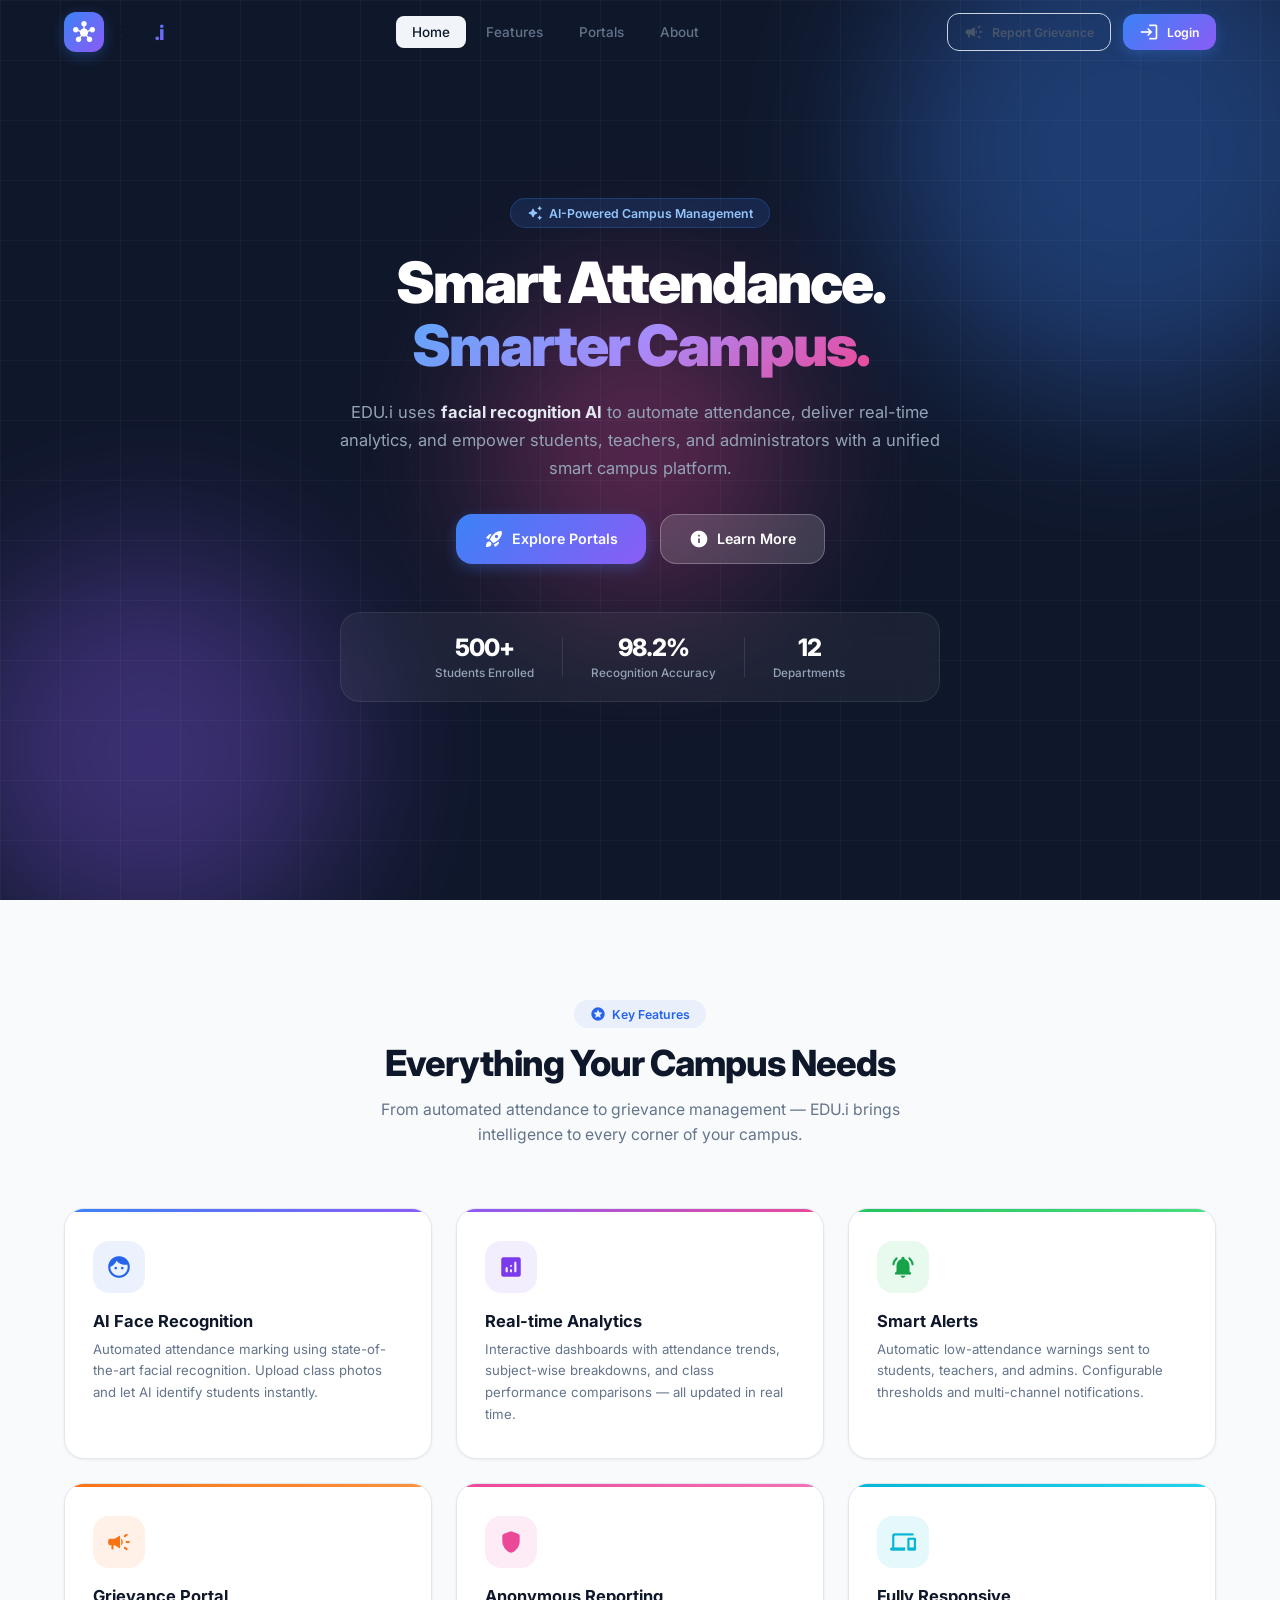
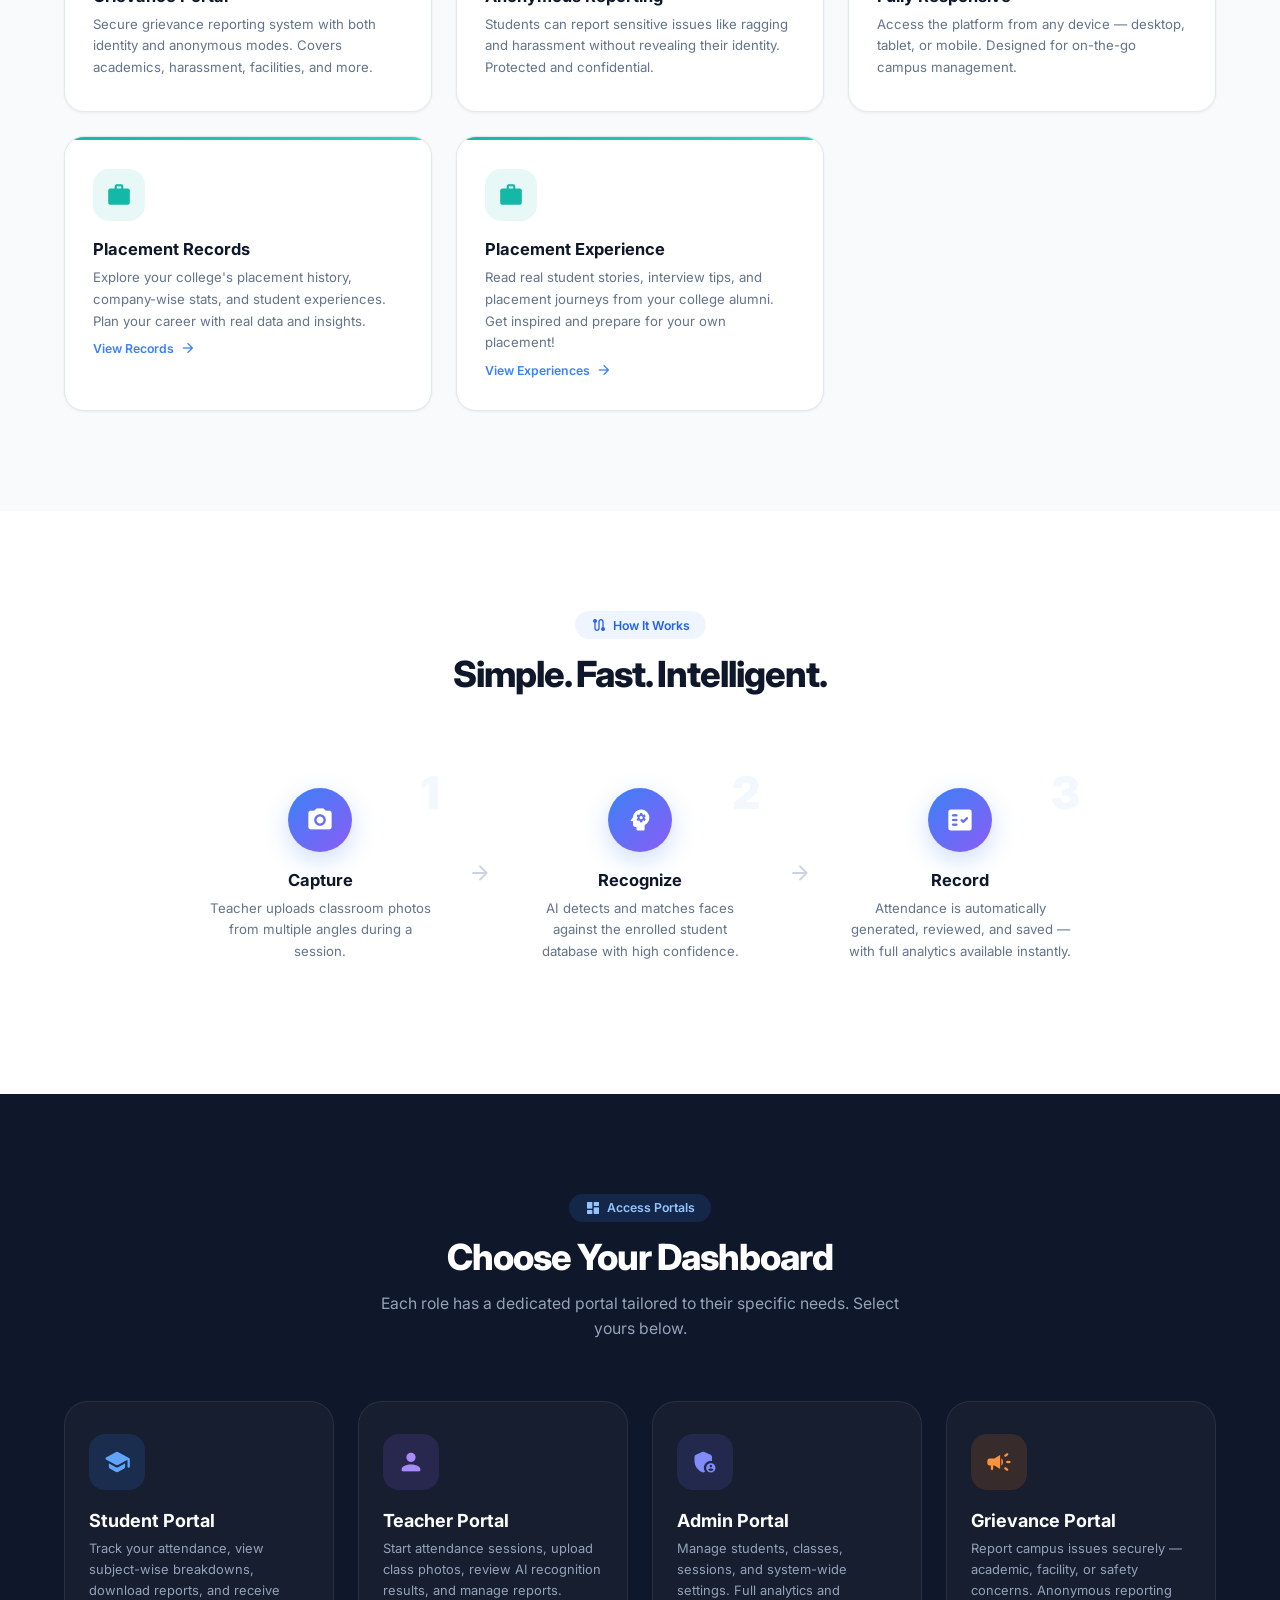
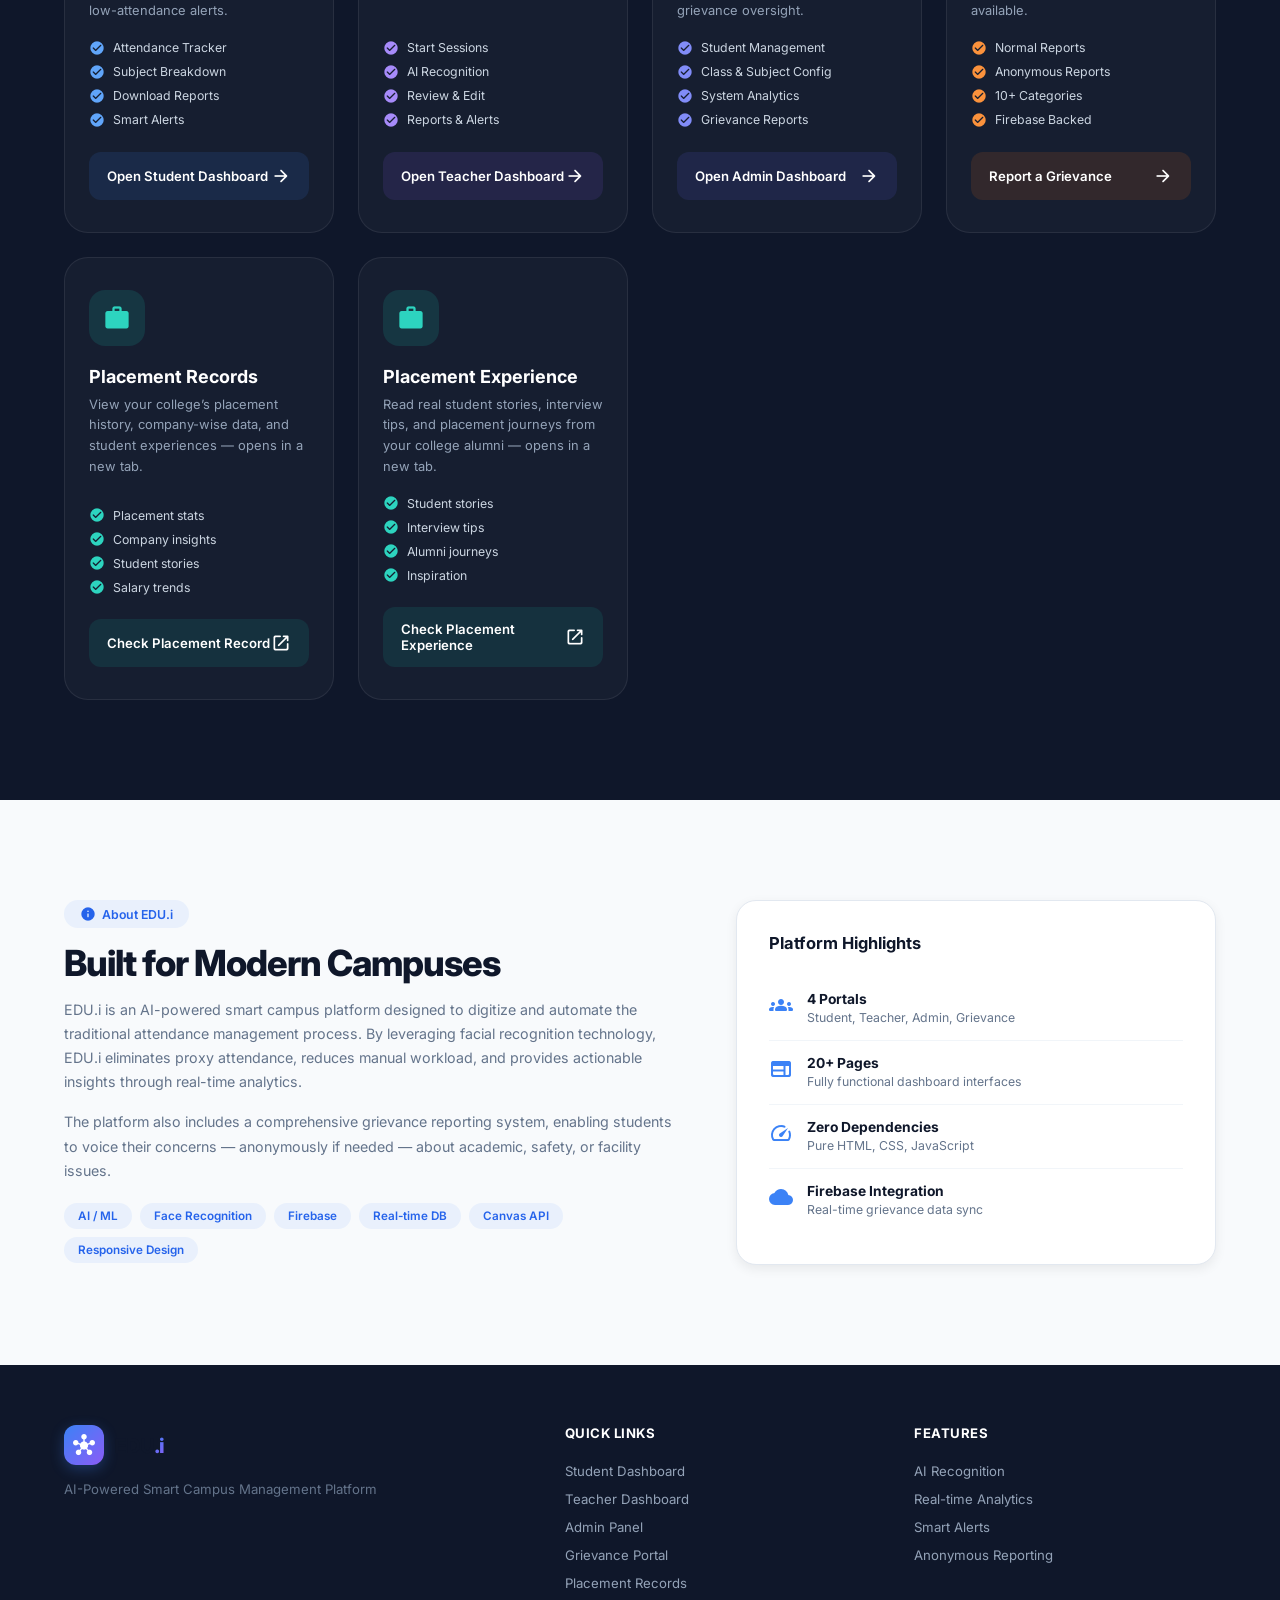
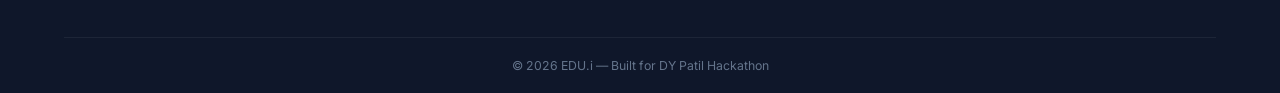
<file: index.html>
<!DOCTYPE html>
<html lang="en">
<head>
  <meta charset="UTF-8" />
  <meta name="viewport" content="width=device-width, initial-scale=1.0" />
  <title>EDU.i — AI-Powered Smart Campus Platform</title>
  <meta name="description" content="EDU.i is an AI-powered campus management platform featuring facial recognition attendance, smart analytics, and grievance reporting." />
  <link rel="preconnect" href="https://fonts.googleapis.com" />
  <link rel="preconnect" href="https://fonts.gstatic.com" crossorigin />
  <link href="https://fonts.googleapis.com/css2?family=Inter:wght@300;400;500;600;700;800;900&display=swap" rel="stylesheet" />
  <link href="https://fonts.googleapis.com/icon?family=Material+Icons+Round" rel="stylesheet" />
  <link rel="stylesheet" href="styles.css" />
</head>
<body>

  <!-- ===== NAVBAR ===== -->
  <nav class="navbar" id="navbar">
    <div class="nav-container">
      <a href="index.html" class="nav-brand">
        <div class="nav-brand-icon"><span class="material-icons-round">hub</span></div>
        <span class="nav-brand-text">EDU<span class="nav-brand-accent">.i</span></span>
      </a>
      <div class="nav-links" id="navLinks">
        <a href="#home" class="nav-link active">Home</a>
        <a href="#features" class="nav-link">Features</a>
        <a href="#portals" class="nav-link">Portals</a>
        <a href="#about" class="nav-link">About</a>
      </div>
      <div class="nav-actions">
        <a href="grievance.html" class="btn btn-outline btn-nav">
          <span class="material-icons-round">campaign</span> Report Grievance
        </a>
        <a href="login.html" class="btn btn-primary btn-nav">
          <span class="material-icons-round">login</span> Login
        </a>
        <button class="mobile-menu-btn" id="mobileMenuBtn">
          <span class="material-icons-round">menu</span>
        </button>
      </div>
    </div>
  </nav>

  <!-- ===== HERO SECTION ===== -->
  <section class="hero" id="home">
    <div class="hero-bg">
      <div class="hero-orb hero-orb-1"></div>
      <div class="hero-orb hero-orb-2"></div>
      <div class="hero-orb hero-orb-3"></div>
      <div class="hero-grid-pattern"></div>
    </div>
    <div class="hero-content">
      <div class="hero-badge">
        <span class="material-icons-round">auto_awesome</span>
        AI-Powered Campus Management
      </div>
      <h1 class="hero-title">
        Smart Attendance.<br/>
        <span class="hero-gradient-text">Smarter Campus.</span>
      </h1>
      <p class="hero-subtitle">
        EDU.i uses <strong>facial recognition AI</strong> to automate attendance, 
        deliver real-time analytics, and empower students, teachers, and administrators 
        with a unified smart campus platform.
      </p>
      <div class="hero-cta-group">
        <a href="#portals" class="btn btn-primary btn-hero">
          <span class="material-icons-round">rocket_launch</span> Explore Portals
        </a>
        <a href="#features" class="btn btn-glass btn-hero">
          <span class="material-icons-round">info</span> Learn More
        </a>
      </div>
      <div class="hero-stats">
        <div class="hero-stat">
          <span class="hero-stat-value">500+</span>
          <span class="hero-stat-label">Students Enrolled</span>
        </div>
        <div class="hero-stat-divider"></div>
        <div class="hero-stat">
          <span class="hero-stat-value">98.2%</span>
          <span class="hero-stat-label">Recognition Accuracy</span>
        </div>
        <div class="hero-stat-divider"></div>
        <div class="hero-stat">
          <span class="hero-stat-value">12</span>
          <span class="hero-stat-label">Departments</span>
        </div>
      </div>
    </div>
  </section>

  <!-- ===== FEATURES SECTION ===== -->
  <section class="section features-section" id="features">
    <div class="section-container">
      <div class="section-header">
        <span class="section-badge"><span class="material-icons-round">stars</span> Key Features</span>
        <h2 class="section-title">Everything Your Campus Needs</h2>
        <p class="section-subtitle">From automated attendance to grievance management — EDU.i brings intelligence to every corner of your campus.</p>
      </div>
      <div class="features-grid">
        <div class="feature-card feature-card--blue">
          <div class="feature-icon"><span class="material-icons-round">face</span></div>
          <h3>AI Face Recognition</h3>
          <p>Automated attendance marking using state-of-the-art facial recognition. Upload class photos and let AI identify students instantly.</p>
        </div>
        <div class="feature-card feature-card--purple">
          <div class="feature-icon"><span class="material-icons-round">analytics</span></div>
          <h3>Real-time Analytics</h3>
          <p>Interactive dashboards with attendance trends, subject-wise breakdowns, and class performance comparisons — all updated in real time.</p>
        </div>
        <div class="feature-card feature-card--green">
          <div class="feature-icon"><span class="material-icons-round">notifications_active</span></div>
          <h3>Smart Alerts</h3>
          <p>Automatic low-attendance warnings sent to students, teachers, and admins. Configurable thresholds and multi-channel notifications.</p>
        </div>
        <div class="feature-card feature-card--orange">
          <div class="feature-icon"><span class="material-icons-round">campaign</span></div>
          <h3>Grievance Portal</h3>
          <p>Secure grievance reporting system with both identity and anonymous modes. Covers academics, harassment, facilities, and more.</p>
        </div>
        <div class="feature-card feature-card--pink">
          <div class="feature-icon"><span class="material-icons-round">shield</span></div>
          <h3>Anonymous Reporting</h3>
          <p>Students can report sensitive issues like ragging and harassment without revealing their identity. Protected and confidential.</p>
        </div>
        <div class="feature-card feature-card--cyan">
          <div class="feature-icon"><span class="material-icons-round">devices</span></div>
          <h3>Fully Responsive</h3>
          <p>Access the platform from any device — desktop, tablet, or mobile. Designed for on-the-go campus management.</p>
        </div>
        <a href="https://placement-experience.vercel.app/" target="_blank" rel="noopener noreferrer" class="feature-card feature-card--teal" style="text-decoration:none;cursor:pointer" id="feature-placement">
          <div class="feature-icon"><span class="material-icons-round">work</span></div>
          <h3>Placement Records</h3>
          <p>Explore your college's placement history, company-wise stats, and student experiences. Plan your career with real data and insights.</p>
          <div style="display:flex;align-items:center;gap:6px;margin-top:8px;font-size:.82rem;font-weight:600;color:var(--primary-500)">
            <span>View Records</span><span class="material-icons-round" style="font-size:16px">arrow_forward</span>
          </div>
        </a>
        <a href="https://placement-stories.vercel.app/" target="_blank" rel="noopener noreferrer" class="feature-card feature-card--teal" style="text-decoration:none;cursor:pointer" id="feature-placement-experience">
          <div class="feature-icon"><span class="material-icons-round">work</span></div>
          <h3>Placement Experience</h3>
          <p>Read real student stories, interview tips, and placement journeys from your college alumni. Get inspired and prepare for your own placement!</p>
          <div style="display:flex;align-items:center;gap:6px;margin-top:8px;font-size:.82rem;font-weight:600;color:var(--primary-500)">
            <span>View Experiences</span><span class="material-icons-round" style="font-size:16px">arrow_forward</span>
          </div>
        </a>
      </div>
    </div>
  </section>

  <!-- ===== HOW IT WORKS ===== -->
  <section class="section how-section">
    <div class="section-container">
      <div class="section-header">
        <span class="section-badge"><span class="material-icons-round">route</span> How It Works</span>
        <h2 class="section-title">Simple. Fast. Intelligent.</h2>
      </div>
      <div class="steps-grid">
        <div class="step-card">
          <div class="step-number">1</div>
          <div class="step-icon"><span class="material-icons-round">photo_camera</span></div>
          <h3>Capture</h3>
          <p>Teacher uploads classroom photos from multiple angles during a session.</p>
        </div>
        <div class="step-connector"><span class="material-icons-round">arrow_forward</span></div>
        <div class="step-card">
          <div class="step-number">2</div>
          <div class="step-icon"><span class="material-icons-round">psychology</span></div>
          <h3>Recognize</h3>
          <p>AI detects and matches faces against the enrolled student database with high confidence.</p>
        </div>
        <div class="step-connector"><span class="material-icons-round">arrow_forward</span></div>
        <div class="step-card">
          <div class="step-number">3</div>
          <div class="step-icon"><span class="material-icons-round">fact_check</span></div>
          <h3>Record</h3>
          <p>Attendance is automatically generated, reviewed, and saved — with full analytics available instantly.</p>
        </div>
      </div>
    </div>
  </section>

  <!-- ===== PORTALS SECTION ===== -->
  <section class="section portals-section" id="portals">
    <div class="section-container">
      <div class="section-header">
        <span class="section-badge"><span class="material-icons-round">dashboard</span> Access Portals</span>
        <h2 class="section-title">Choose Your Dashboard</h2>
        <p class="section-subtitle">Each role has a dedicated portal tailored to their specific needs. Select yours below.</p>
      </div>
      <div class="portals-grid">
        <!-- Student Portal -->
        <a href="login.html?role=student" class="portal-card portal-card--blue" id="portal-student">
          <div class="portal-glow"></div>
          <div class="portal-icon-wrap">
            <span class="material-icons-round">school</span>
          </div>
          <h3 class="portal-title">Student Portal</h3>
          <p class="portal-desc">Track your attendance, view subject-wise breakdowns, download reports, and receive low-attendance alerts.</p>
          <ul class="portal-features">
            <li><span class="material-icons-round">check_circle</span> Attendance Tracker</li>
            <li><span class="material-icons-round">check_circle</span> Subject Breakdown</li>
            <li><span class="material-icons-round">check_circle</span> Download Reports</li>
            <li><span class="material-icons-round">check_circle</span> Smart Alerts</li>
          </ul>
          <div class="portal-cta">
            <span>Open Student Dashboard</span>
            <span class="material-icons-round">arrow_forward</span>
          </div>
        </a>

        <!-- Teacher Portal -->
        <a href="teacher.html" class="portal-card portal-card--purple" id="portal-teacher">
          <div class="portal-glow"></div>
          <div class="portal-icon-wrap">
            <span class="material-icons-round">person</span>
          </div>
          <h3 class="portal-title">Teacher Portal</h3>
          <p class="portal-desc">Start attendance sessions, upload class photos, review AI recognition results, and manage reports.</p>
          <ul class="portal-features">
            <li><span class="material-icons-round">check_circle</span> Start Sessions</li>
            <li><span class="material-icons-round">check_circle</span> AI Recognition</li>
            <li><span class="material-icons-round">check_circle</span> Review & Edit</li>
            <li><span class="material-icons-round">check_circle</span> Reports & Alerts</li>
          </ul>
          <div class="portal-cta">
            <span>Open Teacher Dashboard</span>
            <span class="material-icons-round">arrow_forward</span>
          </div>
        </a>

        <!-- Admin Portal -->
        <a href="admin.html" class="portal-card portal-card--dark" id="portal-admin">
          <div class="portal-glow"></div>
          <div class="portal-icon-wrap">
            <span class="material-icons-round">admin_panel_settings</span>
          </div>
          <h3 class="portal-title">Admin Portal</h3>
          <p class="portal-desc">Manage students, classes, sessions, and system-wide settings. Full analytics and grievance oversight.</p>
          <ul class="portal-features">
            <li><span class="material-icons-round">check_circle</span> Student Management</li>
            <li><span class="material-icons-round">check_circle</span> Class & Subject Config</li>
            <li><span class="material-icons-round">check_circle</span> System Analytics</li>
            <li><span class="material-icons-round">check_circle</span> Grievance Reports</li>
          </ul>
          <div class="portal-cta">
            <span>Open Admin Dashboard</span>
            <span class="material-icons-round">arrow_forward</span>
          </div>
        </a>

        <!-- Grievance Portal -->
        <a href="grievance.html" class="portal-card portal-card--orange" id="portal-grievance">
          <div class="portal-glow"></div>
          <div class="portal-icon-wrap">
            <span class="material-icons-round">campaign</span>
          </div>
          <h3 class="portal-title">Grievance Portal</h3>
          <p class="portal-desc">Report campus issues securely — academic, facility, or safety concerns. Anonymous reporting available.</p>
          <ul class="portal-features">
            <li><span class="material-icons-round">check_circle</span> Normal Reports</li>
            <li><span class="material-icons-round">check_circle</span> Anonymous Reports</li>
            <li><span class="material-icons-round">check_circle</span> 10+ Categories</li>
            <li><span class="material-icons-round">check_circle</span> Firebase Backed</li>
          </ul>
          <div class="portal-cta">
            <span>Report a Grievance</span>
            <span class="material-icons-round">arrow_forward</span>
          </div>
        </a>

        <!-- Placement Records (external) -->
        <a href="https://placement-experience.vercel.app/" target="_blank" rel="noopener noreferrer" class="portal-card portal-card--teal" id="portal-placement">
          <div class="portal-glow"></div>
          <div class="portal-icon-wrap">
            <span class="material-icons-round">work</span>
          </div>
          <h3 class="portal-title">Placement Records</h3>
          <p class="portal-desc">View your college’s placement history, company-wise data, and student experiences — opens in a new tab.</p>
          <ul class="portal-features">
            <li><span class="material-icons-round">check_circle</span> Placement stats</li>
            <li><span class="material-icons-round">check_circle</span> Company insights</li>
            <li><span class="material-icons-round">check_circle</span> Student stories</li>
            <li><span class="material-icons-round">check_circle</span> Salary trends</li>
          </ul>
          <div class="portal-cta">
            <span>Check Placement Record</span>
            <span class="material-icons-round">open_in_new</span>
          </div>
        </a>
        <!-- Placement Experience (external) -->
        <a href="https://placement-stories.vercel.app/" target="_blank" rel="noopener noreferrer" class="portal-card portal-card--teal" id="portal-placement-experience">
          <div class="portal-glow"></div>
          <div class="portal-icon-wrap">
            <span class="material-icons-round">work</span>
          </div>
          <h3 class="portal-title">Placement Experience</h3>
          <p class="portal-desc">Read real student stories, interview tips, and placement journeys from your college alumni — opens in a new tab.</p>
          <ul class="portal-features">
            <li><span class="material-icons-round">check_circle</span> Student stories</li>
            <li><span class="material-icons-round">check_circle</span> Interview tips</li>
            <li><span class="material-icons-round">check_circle</span> Alumni journeys</li>
            <li><span class="material-icons-round">check_circle</span> Inspiration</li>
          </ul>
          <div class="portal-cta">
            <span>Check Placement Experience</span>
            <span class="material-icons-round">open_in_new</span>
          </div>
        </a>
      </div>
    </div>
  </section>

  <!-- ===== ABOUT / FOOTER ===== -->
  <section class="section about-section" id="about">
    <div class="section-container">
      <div class="about-grid">
        <div class="about-content">
          <span class="section-badge"><span class="material-icons-round">info</span> About EDU.i</span>
          <h2 class="section-title" style="text-align:left">Built for Modern Campuses</h2>
          <p class="about-text">
            EDU.i is an AI-powered smart campus platform designed to digitize and automate the traditional
            attendance management process. By leveraging facial recognition technology, EDU.i eliminates
            proxy attendance, reduces manual workload, and provides actionable insights through real-time analytics.
          </p>
          <p class="about-text">
            The platform also includes a comprehensive grievance reporting system, enabling students to voice
            their concerns — anonymously if needed — about academic, safety, or facility issues.
          </p>
          <div class="about-tech">
            <span class="tech-tag">AI / ML</span>
            <span class="tech-tag">Face Recognition</span>
            <span class="tech-tag">Firebase</span>
            <span class="tech-tag">Real-time DB</span>
            <span class="tech-tag">Canvas API</span>
            <span class="tech-tag">Responsive Design</span>
          </div>
        </div>
        <div class="about-stats-card">
          <h3>Platform Highlights</h3>
          <div class="about-stat-item">
            <span class="material-icons-round">groups</span>
            <div><strong>4 Portals</strong><span>Student, Teacher, Admin, Grievance</span></div>
          </div>
          <div class="about-stat-item">
            <span class="material-icons-round">web</span>
            <div><strong>20+ Pages</strong><span>Fully functional dashboard interfaces</span></div>
          </div>
          <div class="about-stat-item">
            <span class="material-icons-round">speed</span>
            <div><strong>Zero Dependencies</strong><span>Pure HTML, CSS, JavaScript</span></div>
          </div>
          <div class="about-stat-item">
            <span class="material-icons-round">cloud</span>
            <div><strong>Firebase Integration</strong><span>Real-time grievance data sync</span></div>
          </div>
        </div>
      </div>
    </div>
  </section>

  <!-- Footer -->
  <footer class="footer">
    <div class="section-container">
      <div class="footer-grid">
        <div class="footer-brand">
          <div class="nav-brand">
            <div class="nav-brand-icon"><span class="material-icons-round">hub</span></div>
            <span class="nav-brand-text">EDU<span class="nav-brand-accent">.i</span></span>
          </div>
          <p class="footer-tagline">AI-Powered Smart Campus Management Platform</p>
        </div>
        <div class="footer-links-group">
          <h4>Quick Links</h4>
          <a href="login.html?role=student">Student Dashboard</a>
          <a href="login.html?role=teacher">Teacher Dashboard</a>
          <a href="login.html?role=admin">Admin Panel</a>
          <a href="grievance.html">Grievance Portal</a>
          <a href="https://placement-experience.vercel.app/" target="_blank" rel="noopener noreferrer">Placement Records</a>
        </div>
        <div class="footer-links-group">
          <h4>Features</h4>
          <a href="#features">AI Recognition</a>
          <a href="#features">Real-time Analytics</a>
          <a href="#features">Smart Alerts</a>
          <a href="#features">Anonymous Reporting</a>
        </div>
      </div>
      <div class="footer-bottom">
        <span>&copy; 2026 EDU.i — Built for DY Patil Hackathon</span>
      </div>
    </div>
  </footer>

  <script src="styles.js"></script>
</body>
</html>
</file>
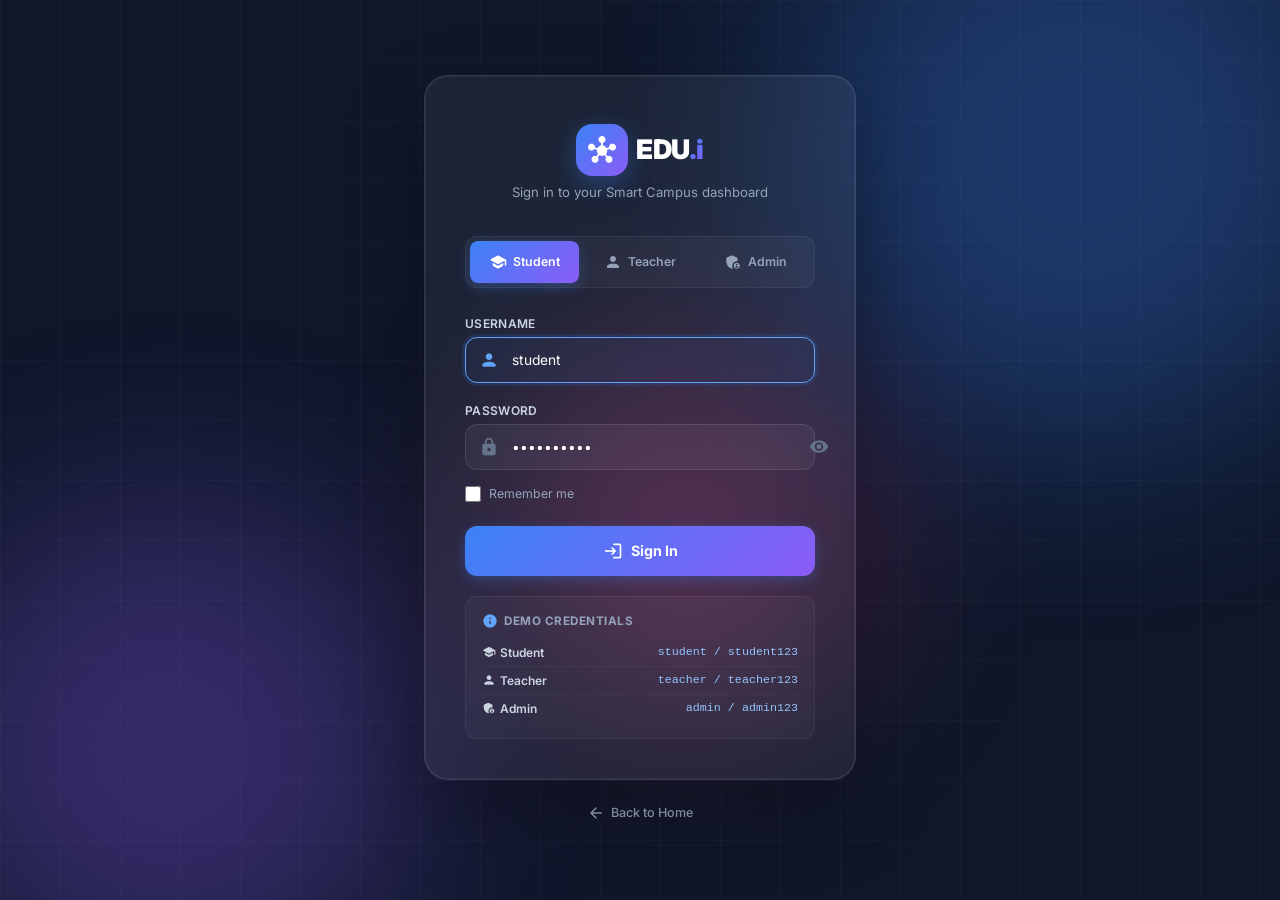
<file: login.html>
<!DOCTYPE html>
<html lang="en">
<head>
  <meta charset="UTF-8" />
  <meta name="viewport" content="width=device-width, initial-scale=1.0" />
  <title>EDU.i — Login</title>
  <meta name="description" content="Login to EDU.i — AI-powered smart campus platform. Access your Student, Teacher, or Admin dashboard." />
  <link rel="preconnect" href="https://fonts.googleapis.com" />
  <link rel="preconnect" href="https://fonts.gstatic.com" crossorigin />
  <link href="https://fonts.googleapis.com/css2?family=Inter:wght@300;400;500;600;700;800;900&display=swap" rel="stylesheet" />
  <link href="https://fonts.googleapis.com/icon?family=Material+Icons+Round" rel="stylesheet" />
  <link rel="stylesheet" href="login.css" />
</head>
<body>

  <!-- Animated BG -->
  <div class="login-bg">
    <div class="login-orb login-orb-1"></div>
    <div class="login-orb login-orb-2"></div>
    <div class="login-orb login-orb-3"></div>
    <div class="login-grid-pattern"></div>
  </div>

  <!-- Login Card -->
  <div class="login-wrapper">
    <div class="login-card">

      <!-- Brand -->
      <div class="login-brand">
        <a href="index.html" style="text-decoration:none;color:inherit;display:flex;align-items:center;gap:8px">
          <div class="login-brand-icon"><span class="material-icons-round">hub</span></div>
          <span class="login-brand-text">EDU<span class="login-brand-accent">.i</span></span>
        </a>
      </div>
      <p class="login-tagline">Sign in to your Smart Campus dashboard</p>

      <!-- Role Tabs -->
      <div class="role-tabs" id="roleTabs">
        <button class="role-tab tab-student active" data-role="student" id="tab-student">
          <span class="material-icons-round">school</span>Student
        </button>
        <button class="role-tab tab-teacher" data-role="teacher" id="tab-teacher">
          <span class="material-icons-round">person</span>Teacher
        </button>
        <button class="role-tab tab-admin" data-role="admin" id="tab-admin">
          <span class="material-icons-round">admin_panel_settings</span>Admin
        </button>
      </div>

      <!-- Message -->
      <div class="login-message" id="loginMessage">
        <span class="material-icons-round" id="msgIcon">error</span>
        <span id="msgText"></span>
      </div>

      <!-- Form -->
      <form class="login-form" id="loginForm" autocomplete="off">
        <div class="form-field">
          <label for="username">Username</label>
          <div class="input-wrap">
            <input type="text" id="username" placeholder="Enter your username" required autofocus />
            <span class="material-icons-round">person</span>
          </div>
        </div>

        <div class="form-field">
          <label for="password">Password</label>
          <div class="input-wrap">
            <input type="password" id="password" placeholder="Enter your password" required />
            <span class="material-icons-round">lock</span>
            <button type="button" class="toggle-password" id="togglePassword">
              <span class="material-icons-round">visibility</span>
            </button>
          </div>
        </div>

        <div class="form-extras">
          <label class="remember-me">
            <input type="checkbox" id="rememberMe" />
            <span>Remember me</span>
          </label>
        </div>

        <button type="submit" class="login-btn" id="loginBtn">
          <span class="material-icons-round">login</span>
          <span class="btn-text">Sign In</span>
          <div class="spinner"></div>
        </button>
      </form>

      <!-- Credentials Hint -->
      <div class="credentials-hint">
        <div class="credentials-hint-title">
          <span class="material-icons-round">info</span>Demo Credentials
        </div>
        <div class="hint-row">
          <span class="hint-role"><span class="material-icons-round">school</span>Student</span>
          <span class="hint-cred">student / student123</span>
        </div>
        <div class="hint-row">
          <span class="hint-role"><span class="material-icons-round">person</span>Teacher</span>
          <span class="hint-cred">teacher / teacher123</span>
        </div>
        <div class="hint-row">
          <span class="hint-role"><span class="material-icons-round">admin_panel_settings</span>Admin</span>
          <span class="hint-cred">admin / admin123</span>
        </div>
      </div>
    </div>

    <!-- Footer -->
    <div class="login-footer">
      <a href="index.html">
        <span class="material-icons-round">arrow_back</span>
        Back to Home
      </a>
    </div>
  </div>

  <script src="auth.js"></script>
  <script>
    /* ========================================
       Login Page Logic
       ======================================== */

    // If already logged in, redirect to appropriate dashboard
    (function() {
      const session = AUTH.getSession();
      if (session) {
        const redirectMap = { student: 'student.html', teacher: 'teacher.html', admin: 'admin.html' };
        if (redirectMap[session.role]) {
          window.location.href = redirectMap[session.role];
        }
      }
    })();

    // DOM refs
    const loginForm = document.getElementById('loginForm');
    const usernameInput = document.getElementById('username');
    const passwordInput = document.getElementById('password');
    const loginBtn = document.getElementById('loginBtn');
    const loginMessage = document.getElementById('loginMessage');
    const msgIcon = document.getElementById('msgIcon');
    const msgText = document.getElementById('msgText');
    const togglePassword = document.getElementById('togglePassword');
    const roleTabs = document.querySelectorAll('.role-tab');

    let selectedRole = 'student';

    // Role Tab Switching
    roleTabs.forEach(tab => {
      tab.addEventListener('click', () => {
        roleTabs.forEach(t => t.classList.remove('active'));
        tab.classList.add('active');
        selectedRole = tab.dataset.role;

        // Auto-fill hint
        const creds = {
          student: { user: 'student', pass: 'student123' },
          teacher: { user: 'teacher', pass: 'teacher123' },
          admin:   { user: 'admin',   pass: 'admin123' }
        };
        usernameInput.value = creds[selectedRole].user;
        passwordInput.value = creds[selectedRole].pass;
        hideMessage();
      });
    });

    // Toggle Password Visibility
    togglePassword.addEventListener('click', () => {
      const type = passwordInput.type === 'password' ? 'text' : 'password';
      passwordInput.type = type;
      togglePassword.querySelector('.material-icons-round').textContent =
        type === 'password' ? 'visibility' : 'visibility_off';
    });

    // Show Message
    function showMessage(text, type) {
      loginMessage.className = 'login-message ' + type;
      msgIcon.textContent = type === 'error' ? 'error' : 'check_circle';
      msgText.textContent = text;
      loginMessage.style.display = 'flex';
    }
    function hideMessage() {
      loginMessage.style.display = 'none';
    }

    // Form Submission
    loginForm.addEventListener('submit', (e) => {
      e.preventDefault();
      hideMessage();

      const username = usernameInput.value.trim();
      const password = passwordInput.value.trim();

      if (!username || !password) {
        showMessage('Please enter both username and password.', 'error');
        return;
      }

      // Add loading state
      loginBtn.classList.add('loading');

      // Simulate a brief delay for UX
      setTimeout(() => {
        const result = AUTH.login(username, password);

        if (result.success) {
          showMessage(`Welcome, ${result.user.name}! Redirecting…`, 'success');
          
          setTimeout(() => {
            window.location.href = result.redirect;
          }, 800);
        } else {
          loginBtn.classList.remove('loading');
          showMessage(result.error, 'error');

          // Shake animation
          loginBtn.style.animation = 'shake .4s ease';
          setTimeout(() => { loginBtn.style.animation = ''; }, 400);
        }
      }, 600);
    });

    // Shake keyframe (injected dynamically)
    const style = document.createElement('style');
    style.textContent = `@keyframes shake{0%,100%{transform:translateX(0)}20%,60%{transform:translateX(-6px)}40%,80%{transform:translateX(6px)}}`;
    document.head.appendChild(style);

    // Auto-select role from URL query param (e.g. ?role=teacher)
    (function() {
      const params = new URLSearchParams(window.location.search);
      const roleParam = params.get('role');
      const validRoles = ['student', 'teacher', 'admin'];
      const role = validRoles.includes(roleParam) ? roleParam : 'student';

      // Click the matching tab to trigger auto-fill
      const targetTab = document.getElementById('tab-' + role);
      if (targetTab) targetTab.click();
    })();
  </script>

</body>
</html>
</file>
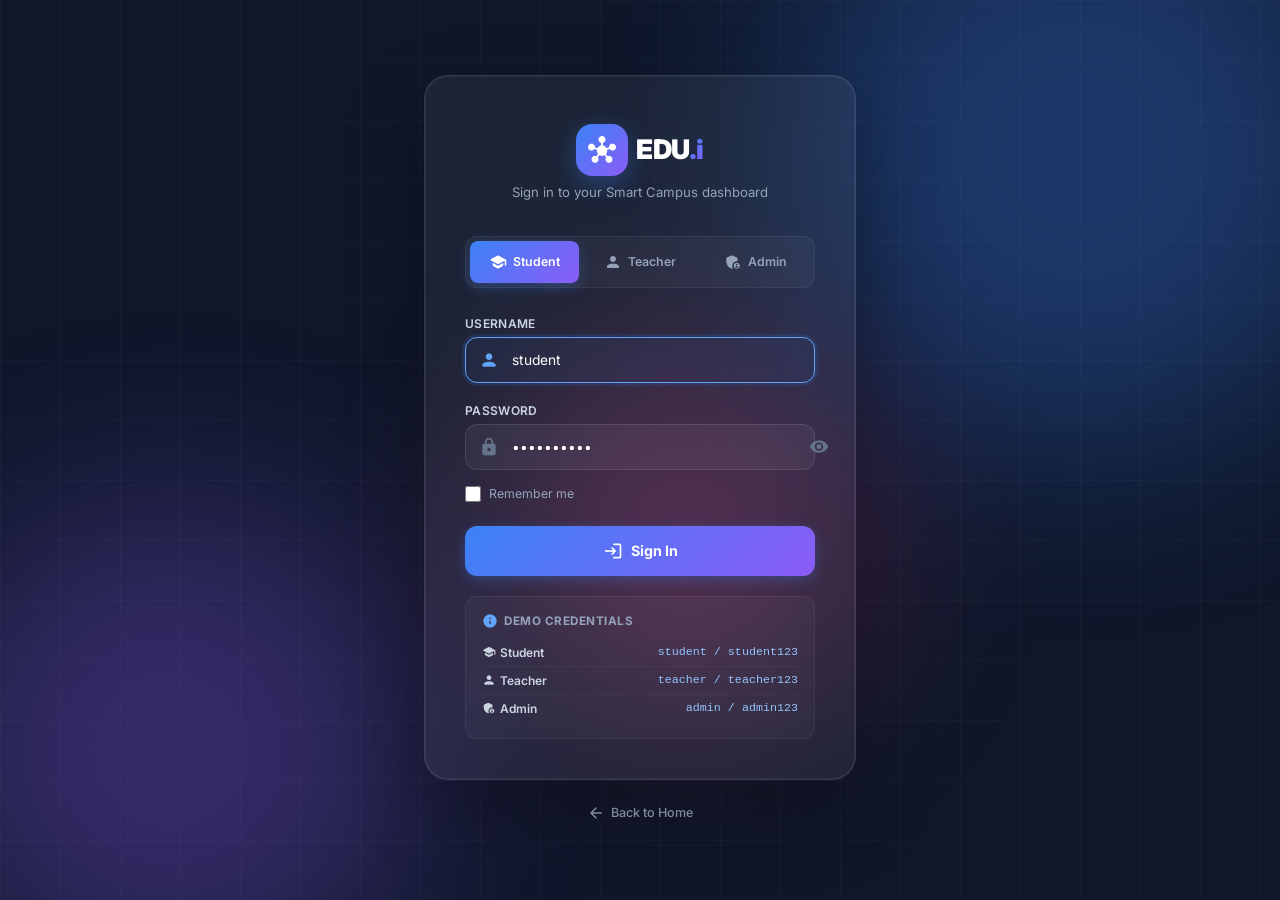
<file: student.html>
<!DOCTYPE html>
<html lang="en">
<head>
  <meta charset="UTF-8" />
  <meta name="viewport" content="width=device-width, initial-scale=1.0" />
  <title>EDU.i — Student Dashboard</title>
  <meta name="description" content="EDU.i Student Dashboard — track your attendance, view reports, and receive alerts." />
  <link rel="preconnect" href="https://fonts.googleapis.com" />
  <link rel="preconnect" href="https://fonts.gstatic.com" crossorigin />
  <link href="https://fonts.googleapis.com/css2?family=Inter:wght@300;400;500;600;700;800&display=swap" rel="stylesheet" />
  <link href="https://fonts.googleapis.com/icon?family=Material+Icons+Round" rel="stylesheet" />
  <link rel="stylesheet" href="student.css" />
</head>
<body>
  <!-- Sidebar -->
  <aside class="sidebar" id="sidebar">
    <div class="sidebar-brand">
      <a href="index.html" style="text-decoration:none;color:inherit;display:flex;align-items:center;gap:8px">
        <div class="brand-icon"><span class="material-icons-round">school</span></div>
        <span class="brand-text">EDU<span class="brand-accent">.i</span></span>
      </a>
    </div>
    <nav class="sidebar-nav">
      <a href="#" class="nav-item active" data-page="dashboard" id="nav-dashboard">
        <span class="material-icons-round">dashboard</span><span class="nav-label">Dashboard</span>
      </a>
      
      <a href="#" class="nav-item" data-page="attendance" id="nav-attendance">
        <span class="material-icons-round">checklist</span><span class="nav-label">Attendance</span>
      </a>
      <a href="#" class="nav-item" data-page="subjects" id="nav-subjects">
        <span class="material-icons-round">menu_book</span><span class="nav-label">Subjects</span>
      </a>
      <a href="#" class="nav-item" data-page="reports" id="nav-reports">
        <span class="material-icons-round">assessment</span><span class="nav-label">Reports</span>
      </a>
      <a href="#" class="nav-item" data-page="alerts" id="nav-alerts">
        <span class="material-icons-round">notifications_active</span><span class="nav-label">Alerts</span>
        <span class="nav-badge" id="alertBadge">3</span>
      </a>
      <a href="https://placement-experience.vercel.app/" target="_blank" rel="noopener noreferrer" class="nav-item" id="nav-placement">
        <span class="material-icons-round">work</span><span class="nav-label">Placements</span>
        <span class="nav-badge" style="background:var(--green-500)">New</span>
      </a>
    </nav>
    <div class="sidebar-footer">
      <div class="sidebar-user">
        <div class="user-avatar-small">RS</div>
        <div class="user-info-small">
          <span class="user-name-small">Rohan Sharma</span>
          <span class="user-role-small">CS-A · 3rd Year</span>
        </div>
      </div>
      <button class="logout-btn" id="logoutBtn" title="Logout">
        <span class="material-icons-round">logout</span>
        <span class="logout-label">Logout</span>
      </button>
    </div>
  </aside>

  <!-- Main -->
  <main class="main-content" id="mainContent">
    <!-- Topbar -->
    <header class="topbar">
      <div class="topbar-left">
        <button class="menu-toggle" id="menuToggle"><span class="material-icons-round">menu</span></button>
        <h1 class="page-title" id="pageTitle">Dashboard</h1>
      </div>
      <div class="topbar-right">
        <button class="topbar-icon-btn" id="notifBtn">
          <span class="material-icons-round">notifications</span>
          <span class="notif-badge">3</span>
        </button>
        <div class="topbar-user">
          <div class="user-avatar">RS</div>
          <div class="user-info">
            <span class="user-name">Rohan Sharma</span>
            <span class="user-role">CS3A-03</span>
          </div>
          <span class="material-icons-round">expand_more</span>
        </div>
      </div>
    </header>

    <!-- ===== PAGE 1: DASHBOARD ===== -->
    <section class="page active" id="page-dashboard">
      <!-- Warning Banner -->
      <div class="warning-banner" id="warningBanner">
        <span class="material-icons-round">warning</span>
        <div class="warning-content">
          <strong>Attendance Alert!</strong>
          <p>Your overall attendance is <strong>68.5%</strong>, which is below the required <strong>75%</strong>. Please attend classes regularly to avoid being detained.</p>
        </div>
        <button class="warning-dismiss" id="dismissWarning"><span class="material-icons-round">close</span></button>
      </div>

      <div class="stats-grid">
        <div class="stat-card stat-card--accent">
          <div class="stat-ring">
            <svg viewBox="0 0 80 80">
              <circle cx="40" cy="40" r="34" fill="none" stroke="#e2e8f0" stroke-width="6"/>
              <circle cx="40" cy="40" r="34" fill="none" stroke="url(#ringGrad)" stroke-width="6" stroke-linecap="round" stroke-dasharray="213.6" stroke-dashoffset="67.3" transform="rotate(-90 40 40)"/>
              <defs><linearGradient id="ringGrad" x1="0%" y1="0%" x2="100%" y2="0%"><stop offset="0%" stop-color="#3b82f6"/><stop offset="100%" stop-color="#8b5cf6"/></linearGradient></defs>
            </svg>
            <span class="ring-value">68.5%</span>
          </div>
          <div class="stat-body">
            <span class="stat-label">Overall Attendance</span>
            <span class="stat-sub red">Below threshold</span>
          </div>
        </div>
        <div class="stat-card stat-card--green">
          <div class="stat-icon"><span class="material-icons-round">check_circle</span></div>
          <div class="stat-body">
            <span class="stat-value">96</span>
            <span class="stat-label">Classes Attended</span>
          </div>
          <div class="stat-trend up"><span class="material-icons-round">trending_up</span> +4 this week</div>
        </div>
        <div class="stat-card stat-card--red">
          <div class="stat-icon"><span class="material-icons-round">cancel</span></div>
          <div class="stat-body">
            <span class="stat-value">44</span>
            <span class="stat-label">Classes Missed</span>
          </div>
          <div class="stat-trend down"><span class="material-icons-round">trending_down</span> -2 this week</div>
        </div>
        <div class="stat-card stat-card--status-bad">
          <div class="stat-icon"><span class="material-icons-round">error</span></div>
          <div class="stat-body">
            <span class="stat-value status-text-bad">Low</span>
            <span class="stat-label">Current Status</span>
          </div>
          <div class="stat-trend down"><span class="material-icons-round">info</span> Action required</div>
        </div>
      </div>

      <div class="dashboard-grid">
        <!-- Attendance Trend -->
        <div class="card chart-card">
          <div class="card-header">
            <h2 class="card-title"><span class="material-icons-round">show_chart</span> Attendance Trend — Last 14 Days</h2>
            <div class="card-actions">
              <select class="small-select" id="trendRange">
                <option value="14">14 Days</option>
                <option value="7">7 Days</option>
              </select>
            </div>
          </div>
          <div class="chart-container"><canvas id="trendChart"></canvas></div>
        </div>
        <!-- Quick Subject Overview -->
        <div class="card">
          <div class="card-header">
            <h2 class="card-title"><span class="material-icons-round">menu_book</span> Subject Overview</h2>
            <button class="btn btn-sm btn-outline" onclick="navigateTo('subjects')">View All</button>
          </div>
          <div class="subject-bars-list" id="subjectBars"></div>
        </div>
        <!-- Placement Experience Button -->
        <div class="card card--teal">
          <div class="card-header">
            <h2 class="card-title"><span class="material-icons-round">work</span> Placement Experience</h2>
          </div>
          <div class="card-body">
            <p>Read real student stories, interview tips, and placement journeys from your college alumni. Get inspired and prepare for your own placement!</p>
            <a href="https://placement-stories.vercel.app/" target="_blank" class="btn btn-primary" style="width:100%;margin-top:8px;display:flex;align-items:center;justify-content:center;gap:6px;">
              <span>View Experiences</span><span class="material-icons-round" style="font-size:18px">arrow_forward</span>
            </a>
          </div>
        </div>
        <!-- Placement Record Button -->
        <div class="card">
          <div class="card-header">
            <h2 class="card-title"><span class="material-icons-round">work</span> Placement Record</h2>
          </div>
          <div class="card-body">
            <a href="https://placement-experience.vercel.app/" target="_blank" class="btn btn-primary" style="width:100%">Check Placement Record</a>
          </div>
        </div>
      </div>

      <!-- Placement Records CTA -->
      <a href="https://placement-experience.vercel.app/" target="_blank" rel="noopener noreferrer" class="placement-cta-card" id="placementCta">
        <div class="placement-cta-left">
          <div class="placement-cta-icon">
            <span class="material-icons-round">work</span>
          </div>
          <div class="placement-cta-body">
            <h3 class="placement-cta-title">College Placement Records</h3>
            <p class="placement-cta-desc">Explore placement stats, company-wise records, student experiences, and salary insights from your college.</p>
          </div>
        </div>
        <div class="placement-cta-action">
          <span>View Records</span>
          <span class="material-icons-round">open_in_new</span>
        </div>
      </a>
    </section>

    <!-- ===== PAGE 2: ATTENDANCE DETAILS ===== -->
    <section class="page" id="page-attendance">
      <div class="card filter-card">
        <div class="card-header"><h2 class="card-title"><span class="material-icons-round">tune</span> Filters</h2></div>
        <div class="filters-row">
          <div class="form-group"><label class="form-label">Subject</label>
            <select class="form-select" id="attSubjectFilter"><option>All Subjects</option><option>Machine Learning</option><option>Data Structures</option><option>Operating Systems</option><option>Computer Networks</option><option>Database Systems</option></select>
          </div>
          <div class="form-group"><label class="form-label">From</label><input type="date" class="form-input" id="attFrom" /></div>
          <div class="form-group"><label class="form-label">To</label><input type="date" class="form-input" id="attTo" /></div>
          <div class="form-group form-group-btn"><button class="btn btn-primary" id="btnFilterAtt"><span class="material-icons-round">filter_list</span> Apply</button></div>
        </div>
      </div>
      <div class="card">
        <div class="card-header">
          <h2 class="card-title"><span class="material-icons-round">fact_check</span> Attendance Log</h2>
          <span class="record-count" id="recordCount">Showing 30 records</span>
        </div>
        <div class="table-wrapper">
          <table class="data-table" id="attendanceTable">
            <thead><tr><th>#</th><th>Date</th><th>Subject</th><th>Time</th><th>Status</th><th>Confidence</th></tr></thead>
            <tbody></tbody>
          </table>
        </div>
      </div>
    </section>

    <!-- ===== PAGE 3: SUBJECTS ===== -->
    <section class="page" id="page-subjects">
      <div class="subjects-stats" id="subjectStatsCards"></div>
      <div class="card">
        <div class="card-header">
          <h2 class="card-title"><span class="material-icons-round">menu_book</span> Subject-wise Attendance</h2>
        </div>
        <div class="table-wrapper">
          <table class="data-table" id="subjectsTable">
            <thead><tr><th>Subject</th><th>Code</th><th>Total Classes</th><th>Attended</th><th>Missed</th><th>Attendance %</th></tr></thead>
            <tbody></tbody>
          </table>
        </div>
      </div>
    </section>

    <!-- ===== PAGE 4: REPORTS ===== -->
    <section class="page" id="page-reports">
      <div class="report-summary-grid">
        <div class="report-summary-card">
          <div class="report-period">
            <span class="material-icons-round">date_range</span>
            <span>This Week</span>
          </div>
          <div class="report-big-number">72%</div>
          <div class="report-detail">18 / 25 classes attended</div>
          <div class="report-bar"><div class="report-bar-fill" style="width:72%;background:var(--red-500)"></div></div>
        </div>
        <div class="report-summary-card">
          <div class="report-period">
            <span class="material-icons-round">calendar_month</span>
            <span>This Month</span>
          </div>
          <div class="report-big-number">68.5%</div>
          <div class="report-detail">96 / 140 classes attended</div>
          <div class="report-bar"><div class="report-bar-fill" style="width:68.5%;background:var(--red-500)"></div></div>
        </div>
        <div class="report-summary-card">
          <div class="report-period">
            <span class="material-icons-round">school</span>
            <span>Overall</span>
          </div>
          <div class="report-big-number">68.5%</div>
          <div class="report-detail">96 / 140 classes attended</div>
          <div class="report-bar"><div class="report-bar-fill" style="width:68.5%;background:var(--red-500)"></div></div>
        </div>
      </div>

      <div class="card">
        <div class="card-header">
          <h2 class="card-title"><span class="material-icons-round">description</span> Detailed Report</h2>
          <div class="card-actions">
            <button class="btn btn-sm btn-primary" id="btnDownloadReport"><span class="material-icons-round">download</span> Download PDF</button>
            <button class="btn btn-sm btn-outline"><span class="material-icons-round">print</span> Print</button>
          </div>
        </div>
        <div class="table-wrapper">
          <table class="data-table" id="reportTable">
            <thead><tr><th>#</th><th>Date</th><th>Subject</th><th>Status</th></tr></thead>
            <tbody></tbody>
          </table>
        </div>
      </div>
    </section>

    <!-- ===== PAGE 5: ALERTS ===== -->
    <section class="page" id="page-alerts">
      <div class="alerts-summary-row">
        <div class="mini-stat-card"><span class="material-icons-round mini-stat-icon red">warning</span><div><span class="mini-stat-value">2</span><span class="mini-stat-label">Critical Alerts</span></div></div>
        <div class="mini-stat-card"><span class="material-icons-round mini-stat-icon orange">info</span><div><span class="mini-stat-value">3</span><span class="mini-stat-label">Warnings</span></div></div>
        <div class="mini-stat-card"><span class="material-icons-round mini-stat-icon blue">mark_email_read</span><div><span class="mini-stat-value">8</span><span class="mini-stat-label">Total Read</span></div></div>
      </div>
      <div class="card">
        <div class="card-header">
          <h2 class="card-title"><span class="material-icons-round">notifications</span> Notifications & Alerts</h2>
          <button class="btn btn-sm btn-outline" id="btnMarkAllRead"><span class="material-icons-round">done_all</span> Mark All Read</button>
        </div>
        <div class="alerts-list" id="alertsList"></div>
      </div>
    </section>

    <!-- Toast -->
    <div class="toast-container" id="toastContainer"></div>
  </main>

  <script src="auth.js"></script>
  <script>
    // Auth guard — redirect to login if not authenticated as student
    AUTH.guard('student');
    document.getElementById('logoutBtn').addEventListener('click', () => AUTH.logout());
  </script>
  <script src="student.js"></script>
</body>
</html>
</file>
<file: styles.css>
/* ========================================
   EDU.i — Landing Page Styles
   ======================================== */

:root {
  --primary-50:#eff6ff;--primary-100:#dbeafe;--primary-200:#bfdbfe;
  --primary-300:#93c5fd;--primary-400:#60a5fa;--primary-500:#3b82f6;
  --primary-600:#2563eb;--primary-700:#1d4ed8;--primary-800:#1e40af;
  --accent-400:#a78bfa;--accent-500:#8b5cf6;--accent-600:#7c3aed;
  --green-400:#4ade80;--green-500:#22c55e;--green-600:#16a34a;
  --red-500:#ef4444;--red-600:#dc2626;
  --orange-400:#fb923c;--orange-500:#f97316;
  --pink-500:#ec4899;
  --cyan-500:#06b6d4;
  --gray-50:#f8fafc;--gray-100:#f1f5f9;--gray-200:#e2e8f0;
  --gray-300:#cbd5e1;--gray-400:#94a3b8;--gray-500:#64748b;
  --gray-600:#475569;--gray-700:#334155;--gray-800:#1e293b;--gray-900:#0f172a;
  --radius-sm:8px;--radius-md:12px;--radius-lg:16px;--radius-xl:20px;--radius-2xl:24px;
  --shadow-sm:0 1px 3px rgba(0,0,0,.06);
  --shadow-md:0 4px 12px rgba(0,0,0,.07);
  --shadow-lg:0 12px 40px rgba(0,0,0,.1);
  --shadow-xl:0 24px 60px rgba(0,0,0,.12);
  --gradient-primary:linear-gradient(135deg,#3b82f6,#8b5cf6);
  --gradient-accent:linear-gradient(135deg,#8b5cf6,#ec4899);
}

*,*::before,*::after{margin:0;padding:0;box-sizing:border-box}
html{font-size:15px;scroll-behavior:smooth}
body{font-family:'Inter',-apple-system,BlinkMacSystemFont,sans-serif;color:var(--gray-800);background:#fff;-webkit-font-smoothing:antialiased;overflow-x:hidden}

/* ===========================
   NAVBAR
   =========================== */
.navbar{position:fixed;top:0;left:0;right:0;z-index:200;padding:12px 0;transition:all .3s ease}
.navbar.scrolled{background:rgba(255,255,255,.92);backdrop-filter:blur(16px);border-bottom:1px solid var(--gray-200);padding:8px 0;box-shadow:var(--shadow-sm)}
.nav-container{max-width:1200px;margin:0 auto;padding:0 24px;display:flex;align-items:center;justify-content:space-between}
.nav-brand{display:flex;align-items:center;gap:10px;text-decoration:none}
.nav-brand-icon{width:40px;height:40px;border-radius:var(--radius-md);background:var(--gradient-primary);display:flex;align-items:center;justify-content:center;box-shadow:0 4px 14px rgba(59,130,246,.3)}
.nav-brand-icon span{color:#fff;font-size:22px}
.nav-brand-text{font-size:1.35rem;font-weight:800;color:var(--gray-900);letter-spacing:-.5px}
.nav-brand-accent{background:var(--gradient-primary);-webkit-background-clip:text;-webkit-text-fill-color:transparent;background-clip:text}
.nav-links{display:flex;gap:4px}
.nav-link{padding:8px 16px;font-size:.9rem;font-weight:500;color:var(--gray-500);text-decoration:none;border-radius:var(--radius-sm);transition:all .2s}
.nav-link:hover,.nav-link.active{color:var(--gray-900);background:var(--gray-100)}
.nav-actions{display:flex;align-items:center;gap:12px}
.btn-nav{font-size:.82rem!important;padding:8px 16px!important}
.mobile-menu-btn{display:none;background:none;border:none;cursor:pointer;color:var(--gray-600);padding:6px;border-radius:var(--radius-sm)}

/* ===========================
   BUTTONS
   =========================== */
.btn{display:inline-flex;align-items:center;gap:8px;padding:12px 24px;border-radius:var(--radius-md);font-family:inherit;font-size:.92rem;font-weight:600;border:none;cursor:pointer;transition:all .25s ease;text-decoration:none;white-space:nowrap}
.btn .material-icons-round{font-size:20px}
.btn-primary{background:var(--gradient-primary);color:#fff;box-shadow:0 4px 14px rgba(59,130,246,.3)}
.btn-primary:hover{box-shadow:0 8px 25px rgba(59,130,246,.4);transform:translateY(-2px)}
.btn-outline{background:transparent;color:var(--gray-600);border:1.5px solid var(--gray-300)}
.btn-outline:hover{background:var(--gray-50);border-color:var(--gray-400)}
.btn-glass{background:rgba(255,255,255,.15);color:#fff;border:1.5px solid rgba(255,255,255,.25);backdrop-filter:blur(8px)}
.btn-glass:hover{background:rgba(255,255,255,.25)}
.btn-hero{padding:14px 28px;font-size:.95rem;border-radius:var(--radius-lg)}

/* ===========================
   HERO
   =========================== */
.hero{position:relative;min-height:100vh;display:flex;align-items:center;justify-content:center;overflow:hidden;background:var(--gray-900)}
.hero-bg{position:absolute;inset:0;overflow:hidden}
.hero-orb{position:absolute;border-radius:50%;filter:blur(80px);opacity:.35}
.hero-orb-1{width:500px;height:500px;background:#3b82f6;top:-100px;right:-100px;animation:float1 8s ease-in-out infinite}
.hero-orb-2{width:400px;height:400px;background:#8b5cf6;bottom:-50px;left:-50px;animation:float2 10s ease-in-out infinite}
.hero-orb-3{width:300px;height:300px;background:#ec4899;top:50%;left:50%;transform:translate(-50%,-50%);animation:float3 12s ease-in-out infinite}
@keyframes float1{0%,100%{transform:translate(0,0)}50%{transform:translate(-40px,30px)}}
@keyframes float2{0%,100%{transform:translate(0,0)}50%{transform:translate(30px,-40px)}}
@keyframes float3{0%,100%{transform:translate(-50%,-50%)}50%{transform:translate(-45%,-55%)}}

.hero-grid-pattern{position:absolute;inset:0;background-image:
  linear-gradient(rgba(255,255,255,.03) 1px,transparent 1px),
  linear-gradient(90deg,rgba(255,255,255,.03) 1px,transparent 1px);
  background-size:60px 60px}

.hero-content{position:relative;z-index:2;text-align:center;max-width:800px;padding:0 24px;animation:fadeInUp .8s ease}
.hero-badge{display:inline-flex;align-items:center;gap:6px;padding:6px 16px;border-radius:20px;background:rgba(59,130,246,.15);border:1px solid rgba(59,130,246,.25);color:var(--primary-300);font-size:.82rem;font-weight:600;margin-bottom:24px}
.hero-badge .material-icons-round{font-size:16px}
.hero-title{font-size:3.8rem;font-weight:900;color:#fff;line-height:1.1;letter-spacing:-2px;margin-bottom:20px}
.hero-gradient-text{background:linear-gradient(135deg,#60a5fa,#a78bfa,#ec4899);-webkit-background-clip:text;-webkit-text-fill-color:transparent;background-clip:text}
.hero-subtitle{font-size:1.1rem;color:var(--gray-400);line-height:1.7;max-width:600px;margin:0 auto 32px}
.hero-subtitle strong{color:var(--gray-200)}
.hero-cta-group{display:flex;gap:14px;justify-content:center;margin-bottom:48px;flex-wrap:wrap}

.hero-stats{display:flex;align-items:center;gap:0;justify-content:center;padding:20px 32px;background:rgba(255,255,255,.05);border:1px solid rgba(255,255,255,.08);border-radius:var(--radius-xl);backdrop-filter:blur(12px)}
.hero-stat{padding:0 28px;text-align:center}
.hero-stat-value{display:block;font-size:1.6rem;font-weight:800;color:#fff;letter-spacing:-1px}
.hero-stat-label{font-size:.78rem;color:var(--gray-400);font-weight:500}
.hero-stat-divider{width:1px;height:40px;background:rgba(255,255,255,.1)}

@keyframes fadeInUp{from{opacity:0;transform:translateY(24px)}to{opacity:1;transform:translateY(0)}}

/* ===========================
   SECTIONS
   =========================== */
.section{padding:100px 0}
.section-container{max-width:1200px;margin:0 auto;padding:0 24px}
.section-header{text-align:center;margin-bottom:60px}
.section-badge{display:inline-flex;align-items:center;gap:6px;padding:6px 16px;border-radius:20px;background:rgba(59,130,246,.08);color:var(--primary-600);font-size:.82rem;font-weight:600;margin-bottom:14px}
.section-badge .material-icons-round{font-size:16px}
.section-title{font-size:2.4rem;font-weight:800;color:var(--gray-900);letter-spacing:-1px;line-height:1.2;margin-bottom:12px}
.section-subtitle{font-size:1.05rem;color:var(--gray-500);max-width:560px;margin:0 auto;line-height:1.6}

/* ===========================
   FEATURES
   =========================== */
.features-section{background:var(--gray-50)}
.features-grid{display:grid;grid-template-columns:repeat(3,1fr);gap:24px}
.feature-card{background:#fff;border-radius:var(--radius-xl);padding:32px 28px;box-shadow:var(--shadow-sm);border:1px solid var(--gray-200);transition:all .3s ease;position:relative;overflow:hidden}
.feature-card:hover{transform:translateY(-4px);box-shadow:var(--shadow-lg)}
.feature-card::before{content:'';position:absolute;top:0;left:0;right:0;height:3px}
.feature-card--blue::before{background:var(--gradient-primary)}
.feature-card--purple::before{background:var(--gradient-accent)}
.feature-card--green::before{background:linear-gradient(135deg,#22c55e,#4ade80)}
.feature-card--orange::before{background:linear-gradient(135deg,#f97316,#fb923c)}
.feature-card--pink::before{background:linear-gradient(135deg,#ec4899,#f472b6)}
.feature-card--cyan::before{background:linear-gradient(135deg,#06b6d4,#22d3ee)}
.feature-card--teal::before{background:linear-gradient(135deg,#14b8a6,#2dd4bf)}

.feature-icon{width:52px;height:52px;border-radius:var(--radius-lg);display:flex;align-items:center;justify-content:center;margin-bottom:18px}
.feature-card--blue .feature-icon{background:rgba(59,130,246,.1);color:var(--primary-600)}
.feature-card--purple .feature-icon{background:rgba(139,92,246,.1);color:var(--accent-600)}
.feature-card--green .feature-icon{background:rgba(34,197,94,.1);color:var(--green-600)}
.feature-card--orange .feature-icon{background:rgba(249,115,22,.1);color:var(--orange-500)}
.feature-card--pink .feature-icon{background:rgba(236,72,153,.1);color:var(--pink-500)}
.feature-card--cyan .feature-icon{background:rgba(6,182,212,.1);color:var(--cyan-500)}
.feature-card--teal .feature-icon{background:rgba(20,184,166,.1);color:#14b8a6}
.feature-icon .material-icons-round{font-size:26px}

.feature-card h3{font-size:1.1rem;font-weight:700;color:var(--gray-900);margin-bottom:8px}
.feature-card p{font-size:.88rem;color:var(--gray-500);line-height:1.65}

/* ===========================
   HOW IT WORKS
   =========================== */
.steps-grid{display:flex;align-items:center;justify-content:center;gap:0}
.step-card{text-align:center;padding:32px 28px;max-width:280px;position:relative}
.step-number{position:absolute;top:14px;right:20px;font-size:3rem;font-weight:900;color:rgba(59,130,246,.06);line-height:1}
.step-icon{width:64px;height:64px;border-radius:50%;background:var(--gradient-primary);display:flex;align-items:center;justify-content:center;margin:0 auto 18px;box-shadow:0 8px 24px rgba(59,130,246,.25)}
.step-icon .material-icons-round{font-size:28px;color:#fff}
.step-card h3{font-size:1.1rem;font-weight:700;color:var(--gray-900);margin-bottom:8px}
.step-card p{font-size:.88rem;color:var(--gray-500);line-height:1.6}
.step-connector{color:var(--gray-300);font-size:28px;padding:0 8px}

/* ===========================
   PORTALS
   =========================== */
.portals-section{background:var(--gray-900);color:#fff}
.portals-section .section-title{color:#fff}
.portals-section .section-subtitle{color:var(--gray-400)}
.portals-section .section-badge{background:rgba(59,130,246,.15);color:var(--primary-300)}

.portals-grid{display:grid;grid-template-columns:repeat(4,1fr);gap:24px}

.portal-card{position:relative;display:flex;flex-direction:column;padding:32px 24px;border-radius:var(--radius-2xl);text-decoration:none;overflow:hidden;transition:all .35s ease;border:1px solid rgba(255,255,255,.08);background:rgba(255,255,255,.03)}
.portal-card:hover{transform:translateY(-6px);border-color:rgba(255,255,255,.15)}
.portal-card:hover .portal-glow{opacity:1}

.portal-glow{position:absolute;inset:-2px;border-radius:var(--radius-2xl);opacity:0;transition:opacity .4s;filter:blur(20px);z-index:0}
.portal-card--blue .portal-glow{background:rgba(59,130,246,.15)}
.portal-card--purple .portal-glow{background:rgba(139,92,246,.15)}
.portal-card--dark .portal-glow{background:rgba(99,102,241,.15)}
.portal-card--orange .portal-glow{background:rgba(249,115,22,.15)}
.portal-card--teal .portal-glow{background:rgba(20,184,166,.15)}

.portal-icon-wrap{position:relative;z-index:1;width:56px;height:56px;border-radius:var(--radius-lg);display:flex;align-items:center;justify-content:center;margin-bottom:20px}
.portal-card--blue .portal-icon-wrap{background:rgba(59,130,246,.15);color:var(--primary-400)}
.portal-card--purple .portal-icon-wrap{background:rgba(139,92,246,.15);color:var(--accent-400)}
.portal-card--dark .portal-icon-wrap{background:rgba(99,102,241,.15);color:#818cf8}
.portal-card--orange .portal-icon-wrap{background:rgba(249,115,22,.15);color:var(--orange-400)}
.portal-card--teal .portal-icon-wrap{background:rgba(20,184,166,.15);color:#2dd4bf}
.portal-icon-wrap .material-icons-round{font-size:28px}

.portal-title{position:relative;z-index:1;font-size:1.2rem;font-weight:700;color:#fff;margin-bottom:8px}
.portal-desc{position:relative;z-index:1;font-size:.86rem;color:var(--gray-400);line-height:1.6;margin-bottom:18px;flex:1}

.portal-features{position:relative;z-index:1;list-style:none;display:flex;flex-direction:column;gap:8px;margin-bottom:24px}
.portal-features li{display:flex;align-items:center;gap:8px;font-size:.82rem;color:var(--gray-300)}
.portal-features li .material-icons-round{font-size:16px}
.portal-card--blue .portal-features li .material-icons-round{color:var(--primary-400)}
.portal-card--purple .portal-features li .material-icons-round{color:var(--accent-400)}
.portal-card--dark .portal-features li .material-icons-round{color:#818cf8}
.portal-card--orange .portal-features li .material-icons-round{color:var(--orange-400)}
.portal-card--teal .portal-features li .material-icons-round{color:#2dd4bf}

.portal-cta{position:relative;z-index:1;display:flex;align-items:center;justify-content:space-between;padding:14px 18px;border-radius:var(--radius-md);font-size:.88rem;font-weight:600;color:#fff;transition:all .2s}
.portal-card--blue .portal-cta{background:rgba(59,130,246,.12)}
.portal-card--purple .portal-cta{background:rgba(139,92,246,.12)}
.portal-card--dark .portal-cta{background:rgba(99,102,241,.12)}
.portal-card--orange .portal-cta{background:rgba(249,115,22,.12)}
.portal-card--teal .portal-cta{background:rgba(20,184,166,.12)}
.portal-card:hover .portal-cta .material-icons-round{transform:translateX(4px)}
.portal-cta .material-icons-round{font-size:20px;transition:transform .2s}

/* ===========================
   ABOUT
   =========================== */
.about-section{background:var(--gray-50)}
.about-grid{display:grid;grid-template-columns:1.3fr 1fr;gap:48px;align-items:start}
.about-text{font-size:.95rem;color:var(--gray-500);line-height:1.7;margin-bottom:16px}
.about-tech{display:flex;flex-wrap:wrap;gap:8px;margin-top:20px}
.tech-tag{padding:6px 14px;border-radius:20px;background:rgba(59,130,246,.08);color:var(--primary-600);font-size:.78rem;font-weight:600}

.about-stats-card{background:#fff;border-radius:var(--radius-xl);padding:32px;box-shadow:var(--shadow-md);border:1px solid var(--gray-200)}
.about-stats-card h3{font-size:1.1rem;font-weight:700;color:var(--gray-900);margin-bottom:24px}
.about-stat-item{display:flex;align-items:flex-start;gap:14px;padding:14px 0;border-bottom:1px solid var(--gray-100)}
.about-stat-item:last-child{border-bottom:none}
.about-stat-item .material-icons-round{font-size:24px;color:var(--primary-500);margin-top:2px}
.about-stat-item strong{display:block;font-size:.92rem;color:var(--gray-900)}
.about-stat-item span{font-size:.82rem;color:var(--gray-500)}

/* ===========================
   FOOTER
   =========================== */
.footer{background:var(--gray-900);color:var(--gray-400);padding:60px 0 0}
.footer-grid{display:grid;grid-template-columns:1.5fr 1fr 1fr;gap:48px;padding-bottom:40px;border-bottom:1px solid rgba(255,255,255,.06)}
.footer-tagline{font-size:.88rem;color:var(--gray-500);margin-top:14px;line-height:1.6}
.footer-links-group h4{font-size:.88rem;font-weight:700;color:#fff;margin-bottom:16px;text-transform:uppercase;letter-spacing:.5px}
.footer-links-group a{display:block;font-size:.88rem;color:var(--gray-400);text-decoration:none;padding:6px 0;transition:color .2s}
.footer-links-group a:hover{color:#fff}
.footer-bottom{padding:20px 0;text-align:center;font-size:.82rem;color:var(--gray-500)}

/* ===========================
   RESPONSIVE
   =========================== */
@media(max-width:1024px){
  .features-grid{grid-template-columns:repeat(2,1fr)}
  .portals-grid{grid-template-columns:repeat(2,1fr)}
  .about-grid{grid-template-columns:1fr}
  .footer-grid{grid-template-columns:1fr 1fr}
}
@media(max-width:768px){
  .nav-links{display:none}
  .mobile-menu-btn{display:flex}
  .hero-title{font-size:2.4rem;letter-spacing:-1px}
  .hero-subtitle{font-size:.95rem}
  .hero-stats{flex-direction:column;gap:16px;padding:20px}
  .hero-stat-divider{width:60px;height:1px}
  .hero-stat{padding:8px 0}
  .features-grid{grid-template-columns:1fr}
  .steps-grid{flex-direction:column;gap:8px}
  .step-connector{transform:rotate(90deg)}
  .portals-grid{grid-template-columns:1fr}
  .section-title{font-size:1.8rem}
  .section{padding:60px 0}
  .footer-grid{grid-template-columns:1fr}
}

/* Scrollbar */
::-webkit-scrollbar{width:6px}
::-webkit-scrollbar-track{background:transparent}
::-webkit-scrollbar-thumb{background:var(--gray-300);border-radius:3px}
</file>
<file: login.css>
/* ========================================
   EDU.i — Login Page Styles
   ======================================== */

:root {
  --primary-50:#eff6ff;--primary-100:#dbeafe;--primary-200:#bfdbfe;
  --primary-300:#93c5fd;--primary-400:#60a5fa;--primary-500:#3b82f6;
  --primary-600:#2563eb;--primary-700:#1d4ed8;--primary-800:#1e40af;
  --accent-400:#a78bfa;--accent-500:#8b5cf6;--accent-600:#7c3aed;
  --green-400:#4ade80;--green-500:#22c55e;--green-600:#16a34a;
  --red-500:#ef4444;--red-600:#dc2626;
  --orange-400:#fb923c;--orange-500:#f97316;
  --gray-50:#f8fafc;--gray-100:#f1f5f9;--gray-200:#e2e8f0;
  --gray-300:#cbd5e1;--gray-400:#94a3b8;--gray-500:#64748b;
  --gray-600:#475569;--gray-700:#334155;--gray-800:#1e293b;--gray-900:#0f172a;
  --radius-sm:8px;--radius-md:12px;--radius-lg:16px;--radius-xl:20px;--radius-2xl:24px;
  --shadow-sm:0 1px 3px rgba(0,0,0,.06);
  --shadow-md:0 4px 12px rgba(0,0,0,.07);
  --shadow-lg:0 12px 40px rgba(0,0,0,.1);
  --gradient-primary:linear-gradient(135deg,#3b82f6,#8b5cf6);
  --gradient-accent:linear-gradient(135deg,#8b5cf6,#ec4899);
}

*,*::before,*::after{margin:0;padding:0;box-sizing:border-box}
html{font-size:15px;scroll-behavior:smooth}
body{
  font-family:'Inter',-apple-system,BlinkMacSystemFont,sans-serif;
  color:var(--gray-800);
  background:var(--gray-900);
  -webkit-font-smoothing:antialiased;
  overflow-x:hidden;
  min-height:100vh;
  display:flex;
  align-items:center;
  justify-content:center;
}

/* ===========================
   BG ANIMATION
   =========================== */
.login-bg{
  position:fixed;inset:0;overflow:hidden;z-index:0;
}
.login-orb{
  position:absolute;border-radius:50%;filter:blur(100px);opacity:.3;
}
.login-orb-1{width:600px;height:600px;background:#3b82f6;top:-150px;right:-100px;animation:orbFloat1 8s ease-in-out infinite}
.login-orb-2{width:500px;height:500px;background:#8b5cf6;bottom:-100px;left:-80px;animation:orbFloat2 10s ease-in-out infinite}
.login-orb-3{width:350px;height:350px;background:#ec4899;top:40%;left:40%;animation:orbFloat3 12s ease-in-out infinite}
@keyframes orbFloat1{0%,100%{transform:translate(0,0)}50%{transform:translate(-50px,40px)}}
@keyframes orbFloat2{0%,100%{transform:translate(0,0)}50%{transform:translate(40px,-50px)}}
@keyframes orbFloat3{0%,100%{transform:translate(0,0)}50%{transform:translate(-30px,-40px)}}

.login-grid-pattern{
  position:absolute;inset:0;
  background-image:
    linear-gradient(rgba(255,255,255,.025) 1px,transparent 1px),
    linear-gradient(90deg,rgba(255,255,255,.025) 1px,transparent 1px);
  background-size:60px 60px;
}

/* ===========================
   LOGIN CONTAINER
   =========================== */
.login-wrapper{
  position:relative;z-index:1;
  width:100%;max-width:480px;
  padding:24px;
  animation:loginFadeIn .6s ease;
}
@keyframes loginFadeIn{from{opacity:0;transform:translateY(30px) scale(.97)}to{opacity:1;transform:translateY(0) scale(1)}}

.login-card{
  background:rgba(255,255,255,.06);
  backdrop-filter:blur(24px);
  -webkit-backdrop-filter:blur(24px);
  border:1px solid rgba(255,255,255,.1);
  border-radius:var(--radius-2xl);
  padding:48px 40px 40px;
  box-shadow:0 32px 80px rgba(0,0,0,.3),0 0 0 1px rgba(255,255,255,.05) inset;
}

/* ===========================
   BRAND
   =========================== */
.login-brand{
  display:flex;align-items:center;justify-content:center;gap:12px;
  margin-bottom:8px;
}
.login-brand-icon{
  width:52px;height:52px;border-radius:var(--radius-lg);
  background:var(--gradient-primary);
  display:flex;align-items:center;justify-content:center;
  box-shadow:0 8px 24px rgba(59,130,246,.35);
}
.login-brand-icon span{color:#fff;font-size:28px}
.login-brand-text{font-size:1.8rem;font-weight:900;color:#fff;letter-spacing:-.5px}
.login-brand-accent{background:var(--gradient-primary);-webkit-background-clip:text;-webkit-text-fill-color:transparent;background-clip:text}

.login-tagline{
  text-align:center;font-size:.88rem;color:var(--gray-400);margin-bottom:36px;
}

/* ===========================
   ROLE TABS
   =========================== */
.role-tabs{
  display:flex;gap:6px;margin-bottom:28px;
  background:rgba(255,255,255,.04);
  border-radius:var(--radius-md);
  padding:4px;
  border:1px solid rgba(255,255,255,.06);
}
.role-tab{
  flex:1;display:flex;align-items:center;justify-content:center;gap:6px;
  padding:12px 8px;border:none;border-radius:var(--radius-sm);
  background:transparent;color:var(--gray-400);
  font-family:inherit;font-size:.82rem;font-weight:600;
  cursor:pointer;transition:all .25s ease;
}
.role-tab:hover{color:var(--gray-200);background:rgba(255,255,255,.04)}
.role-tab.active{color:#fff;box-shadow:0 4px 14px rgba(59,130,246,.3)}
.role-tab.active.tab-student{background:var(--gradient-primary)}
.role-tab.active.tab-teacher{background:linear-gradient(135deg,#8b5cf6,#a78bfa)}
.role-tab.active.tab-admin{background:linear-gradient(135deg,#6366f1,#818cf8)}
.role-tab .material-icons-round{font-size:18px}

/* ===========================
   FORM
   =========================== */
.login-form{display:flex;flex-direction:column;gap:20px}

.form-field{position:relative}
.form-field label{
  display:block;font-size:.8rem;font-weight:600;color:var(--gray-300);
  margin-bottom:6px;letter-spacing:.3px;text-transform:uppercase;
}
.input-wrap{
  position:relative;display:flex;align-items:center;
}
.input-wrap .material-icons-round{
  position:absolute;left:14px;font-size:20px;color:var(--gray-500);
  pointer-events:none;transition:color .2s;
}
.input-wrap input{
  width:100%;padding:14px 14px 14px 46px;
  background:rgba(255,255,255,.05);
  border:1.5px solid rgba(255,255,255,.1);
  border-radius:var(--radius-md);
  color:#fff;font-family:inherit;font-size:.92rem;
  transition:all .25s ease;
  outline:none;
}
.input-wrap input::placeholder{color:var(--gray-500)}
.input-wrap input:focus{
  border-color:var(--primary-400);
  background:rgba(59,130,246,.05);
  box-shadow:0 0 0 3px rgba(59,130,246,.12);
}
.input-wrap input:focus ~ .material-icons-round,
.input-wrap input:focus + .material-icons-round{
  color:var(--primary-400);
}

.toggle-password{
  position:absolute;right:12px;background:none;border:none;
  color:var(--gray-500);cursor:pointer;padding:4px;
  display:flex;align-items:center;
  transition:color .2s;
}
.toggle-password:hover{color:var(--gray-300)}
.toggle-password .material-icons-round{font-size:20px}

/* ===========================
   REMEMBER & FORGOT
   =========================== */
.form-extras{
  display:flex;align-items:center;justify-content:space-between;
  margin-top:-4px;
}
.remember-me{display:flex;align-items:center;gap:8px;cursor:pointer}
.remember-me input[type="checkbox"]{
  width:16px;height:16px;accent-color:var(--primary-500);cursor:pointer;
}
.remember-me span{font-size:.82rem;color:var(--gray-400)}
.forgot-link{
  font-size:.82rem;color:var(--primary-400);text-decoration:none;
  font-weight:500;transition:color .2s;
}
.forgot-link:hover{color:var(--primary-300)}

/* ===========================
   SUBMIT BUTTON
   =========================== */
.login-btn{
  display:flex;align-items:center;justify-content:center;gap:8px;
  width:100%;padding:15px;margin-top:4px;
  background:var(--gradient-primary);
  color:#fff;border:none;border-radius:var(--radius-md);
  font-family:inherit;font-size:.95rem;font-weight:700;
  cursor:pointer;transition:all .25s ease;
  box-shadow:0 4px 14px rgba(59,130,246,.3);
  position:relative;overflow:hidden;
}
.login-btn:hover{
  box-shadow:0 8px 28px rgba(59,130,246,.4);
  transform:translateY(-2px);
}
.login-btn:active{transform:translateY(0)}
.login-btn .material-icons-round{font-size:20px}

.login-btn.loading{pointer-events:none;opacity:.8}
.login-btn.loading .btn-text{opacity:0}
.login-btn .spinner{
  position:absolute;width:22px;height:22px;
  border:3px solid rgba(255,255,255,.3);
  border-top-color:#fff;border-radius:50%;
  animation:spin .6s linear infinite;
  display:none;
}
.login-btn.loading .spinner{display:block}
@keyframes spin{to{transform:rotate(360deg)}}

/* ===========================
   ERROR / SUCCESS MESSAGES
   =========================== */
.login-message{
  padding:12px 16px;border-radius:var(--radius-sm);
  font-size:.84rem;font-weight:500;display:none;
  align-items:center;gap:8px;
  animation:msgSlide .3s ease;
}
@keyframes msgSlide{from{opacity:0;transform:translateY(-8px)}to{opacity:1;transform:translateY(0)}}

.login-message.error{
  display:flex;
  background:rgba(239,68,68,.1);
  border:1px solid rgba(239,68,68,.2);
  color:#fca5a5;
}
.login-message.success{
  display:flex;
  background:rgba(34,197,94,.1);
  border:1px solid rgba(34,197,94,.2);
  color:#86efac;
}
.login-message .material-icons-round{font-size:18px}

/* ===========================
   CREDENTIALS HINT
   =========================== */
.credentials-hint{
  margin-top:20px;padding:16px;
  background:rgba(255,255,255,.03);
  border:1px solid rgba(255,255,255,.06);
  border-radius:var(--radius-md);
}
.credentials-hint-title{
  font-size:.78rem;font-weight:700;color:var(--gray-400);
  text-transform:uppercase;letter-spacing:.5px;margin-bottom:10px;
  display:flex;align-items:center;gap:6px;
}
.credentials-hint-title .material-icons-round{font-size:16px;color:var(--primary-400)}
.hint-row{
  display:flex;justify-content:space-between;align-items:center;
  padding:6px 0;font-size:.8rem;color:var(--gray-500);
  border-bottom:1px solid rgba(255,255,255,.04);
}
.hint-row:last-child{border-bottom:none}
.hint-role{
  display:inline-flex;align-items:center;gap:4px;
  font-weight:600;color:var(--gray-300);min-width:80px;
}
.hint-role .material-icons-round{font-size:14px}
.hint-cred{font-family:'Courier New',monospace;color:var(--primary-300);font-weight:500;font-size:.78rem}

/* ===========================
   FOOTER LINK
   =========================== */
.login-footer{
  text-align:center;margin-top:24px;
}
.login-footer a{
  display:inline-flex;align-items:center;gap:6px;
  font-size:.84rem;color:var(--gray-400);text-decoration:none;
  font-weight:500;transition:color .2s;
}
.login-footer a:hover{color:#fff}
.login-footer a .material-icons-round{font-size:18px}

/* ===========================
   RESPONSIVE
   =========================== */
@media(max-width:520px){
  .login-card{padding:36px 24px 32px}
  .login-brand-text{font-size:1.5rem}
  .role-tab{padding:10px 6px;font-size:.75rem}
  .credentials-hint{padding:12px}
}

/* Scrollbar */
::-webkit-scrollbar{width:6px}
::-webkit-scrollbar-track{background:transparent}
::-webkit-scrollbar-thumb{background:var(--gray-600);border-radius:3px}
</file>
<file: student.css>
/* ========================================
   EDU.i — Student Dashboard Styles
   ======================================== */

:root {
  --primary-50:#eff6ff;--primary-100:#dbeafe;--primary-200:#bfdbfe;
  --primary-300:#93c5fd;--primary-400:#60a5fa;--primary-500:#3b82f6;
  --primary-600:#2563eb;--primary-700:#1d4ed8;
  --accent-400:#a78bfa;--accent-500:#8b5cf6;--accent-600:#7c3aed;
  --green-400:#4ade80;--green-500:#22c55e;--green-600:#16a34a;
  --green-bg:rgba(34,197,94,0.12);
  --red-400:#f87171;--red-500:#ef4444;--red-600:#dc2626;
  --red-bg:rgba(239,68,68,0.12);
  --orange-400:#fb923c;--orange-500:#f97316;--orange-bg:rgba(249,115,22,0.12);
  --yellow-bg:rgba(234,179,8,0.12);
  --gray-50:#f8fafc;--gray-100:#f1f5f9;--gray-200:#e2e8f0;
  --gray-300:#cbd5e1;--gray-400:#94a3b8;--gray-500:#64748b;
  --gray-600:#475569;--gray-700:#334155;--gray-800:#1e293b;--gray-900:#0f172a;
  --sidebar-width:260px;--topbar-height:68px;
  --radius-sm:8px;--radius-md:12px;--radius-lg:16px;--radius-xl:20px;
  --shadow-sm:0 1px 3px rgba(0,0,0,0.06),0 1px 2px rgba(0,0,0,0.04);
  --shadow-md:0 4px 12px rgba(0,0,0,0.07),0 2px 4px rgba(0,0,0,0.04);
  --shadow-lg:0 12px 40px rgba(0,0,0,0.1),0 4px 12px rgba(0,0,0,0.05);
  --shadow-xl:0 24px 60px rgba(0,0,0,0.12);
  --gradient-primary:linear-gradient(135deg,#3b82f6,#8b5cf6);
  --gradient-accent:linear-gradient(135deg,#8b5cf6,#ec4899);
  --gradient-dark:linear-gradient(180deg,#0f172a,#1e293b);
}

*,*::before,*::after{margin:0;padding:0;box-sizing:border-box}
html{font-size:15px;scroll-behavior:smooth}
body{font-family:'Inter',-apple-system,BlinkMacSystemFont,sans-serif;background:var(--gray-100);color:var(--gray-800);display:flex;min-height:100vh;overflow-x:hidden;-webkit-font-smoothing:antialiased}

/* === Sidebar === */
.sidebar{width:var(--sidebar-width);height:100vh;position:fixed;top:0;left:0;z-index:100;background:var(--gradient-dark);display:flex;flex-direction:column;transition:width .3s cubic-bezier(.4,0,.2,1);border-right:1px solid rgba(255,255,255,.06)}
.sidebar-brand{display:flex;align-items:center;gap:12px;padding:20px 24px;border-bottom:1px solid rgba(255,255,255,.06)}
.brand-icon{width:40px;height:40px;border-radius:var(--radius-md);background:var(--gradient-primary);display:flex;align-items:center;justify-content:center;flex-shrink:0}
.brand-icon span{color:#fff;font-size:22px}
.brand-text{font-size:1.3rem;font-weight:700;color:#fff;letter-spacing:-.5px}
.brand-accent{background:var(--gradient-primary);-webkit-background-clip:text;-webkit-text-fill-color:transparent;background-clip:text}

.sidebar-nav{flex:1;padding:16px 12px;display:flex;flex-direction:column;gap:4px;overflow-y:auto}
.nav-item{display:flex;align-items:center;gap:14px;padding:12px 16px;border-radius:var(--radius-md);color:var(--gray-400);text-decoration:none;font-size:.93rem;font-weight:500;transition:all .2s ease;position:relative}
.nav-item:hover{color:#fff;background:rgba(255,255,255,.06)}
.nav-item.active{color:#fff;background:rgba(59,130,246,.15)}
.nav-item.active::before{content:'';position:absolute;left:0;top:50%;transform:translateY(-50%);width:3px;height:24px;background:var(--gradient-primary);border-radius:0 4px 4px 0}
.nav-item .material-icons-round{font-size:22px}
.nav-badge{margin-left:auto;background:var(--red-500);color:#fff;font-size:.65rem;font-weight:700;padding:2px 7px;border-radius:10px}

.sidebar-footer{padding:16px;border-top:1px solid rgba(255,255,255,.06)}
.sidebar-user{display:flex;align-items:center;gap:12px;padding:10px 12px;border-radius:var(--radius-md);background:rgba(255,255,255,.04)}
.user-avatar-small{width:36px;height:36px;border-radius:50%;background:var(--gradient-primary);display:flex;align-items:center;justify-content:center;color:#fff;font-size:.8rem;font-weight:700;flex-shrink:0}
.user-info-small{display:flex;flex-direction:column}
.user-name-small{color:#fff;font-size:.82rem;font-weight:600}
.user-role-small{color:var(--gray-400);font-size:.72rem}

/* === Logout Button === */
.logout-btn{
  display:flex;align-items:center;gap:10px;width:100%;
  padding:10px 16px;margin-top:12px;border:none;
  background:rgba(239,68,68,.08);color:#f87171;
  border-radius:var(--radius-md);cursor:pointer;
  font-family:inherit;font-size:.85rem;font-weight:600;
  transition:all .2s ease;
}
.logout-btn:hover{background:rgba(239,68,68,.18);color:#fca5a5}
.logout-btn .material-icons-round{font-size:20px}

/* === Main === */
.main-content{margin-left:var(--sidebar-width);flex:1;min-height:100vh;display:flex;flex-direction:column;transition:margin-left .3s cubic-bezier(.4,0,.2,1)}

/* === Topbar === */
.topbar{height:var(--topbar-height);background:rgba(255,255,255,.85);backdrop-filter:blur(16px);border-bottom:1px solid var(--gray-200);display:flex;align-items:center;justify-content:space-between;padding:0 28px;position:sticky;top:0;z-index:50}
.topbar-left{display:flex;align-items:center;gap:16px}
.menu-toggle{display:none;background:none;border:none;cursor:pointer;color:var(--gray-600);padding:6px;border-radius:var(--radius-sm)}
.page-title{font-size:1.35rem;font-weight:700;color:var(--gray-900);letter-spacing:-.3px}
.topbar-right{display:flex;align-items:center;gap:16px}
.topbar-icon-btn{position:relative;background:none;border:none;cursor:pointer;padding:8px;border-radius:50%;color:var(--gray-500);transition:all .2s}
.topbar-icon-btn:hover{background:var(--gray-100);color:var(--gray-700)}
.notif-badge{position:absolute;top:2px;right:2px;width:18px;height:18px;border-radius:50%;background:var(--red-500);color:#fff;font-size:.65rem;font-weight:700;display:flex;align-items:center;justify-content:center;box-shadow:0 0 0 2px #fff}

.topbar-user{display:flex;align-items:center;gap:10px;padding:6px 12px 6px 6px;border-radius:var(--radius-lg);cursor:pointer;transition:background .2s}
.topbar-user:hover{background:var(--gray-100)}
.user-avatar{width:34px;height:34px;border-radius:50%;background:var(--gradient-primary);display:flex;align-items:center;justify-content:center;color:#fff;font-size:.78rem;font-weight:700}
.user-info{display:flex;flex-direction:column}
.user-name{font-size:.82rem;font-weight:600;color:var(--gray-800)}
.user-role{font-size:.7rem;color:var(--gray-500)}
.topbar-user .material-icons-round{font-size:18px;color:var(--gray-400)}

/* === Pages === */
.page{display:none;padding:28px;animation:fadeInUp .4s ease;flex:1}
.page.active{display:block}
@keyframes fadeInUp{from{opacity:0;transform:translateY(12px)}to{opacity:1;transform:translateY(0)}}

/* === Warning Banner === */
.warning-banner{display:flex;align-items:flex-start;gap:14px;padding:18px 24px;background:linear-gradient(135deg,#fef2f2,#fff1f2);border:1px solid #fecaca;border-radius:var(--radius-xl);margin-bottom:24px;position:relative;animation:bannerSlide .5s ease}
@keyframes bannerSlide{from{opacity:0;transform:translateY(-10px)}to{opacity:1;transform:translateY(0)}}
.warning-banner>.material-icons-round{color:var(--red-500);font-size:28px;margin-top:2px;flex-shrink:0}
.warning-content strong{color:var(--red-600);font-size:1rem}
.warning-content p{color:var(--gray-600);font-size:.88rem;margin-top:4px;line-height:1.5}
.warning-dismiss{position:absolute;top:12px;right:12px;background:none;border:none;cursor:pointer;color:var(--gray-400);padding:4px;border-radius:var(--radius-sm);transition:color .2s}
.warning-dismiss:hover{color:var(--gray-700)}
.warning-banner.hidden{display:none}

/* === Stat Cards === */
.stats-grid{display:grid;grid-template-columns:repeat(4,1fr);gap:20px;margin-bottom:28px}
.stat-card{background:#fff;border-radius:var(--radius-xl);padding:22px 20px;display:flex;flex-direction:column;gap:14px;box-shadow:var(--shadow-sm);border:1px solid var(--gray-200);position:relative;overflow:hidden;transition:all .3s ease}
.stat-card:hover{transform:translateY(-3px);box-shadow:var(--shadow-lg)}
.stat-card::before{content:'';position:absolute;top:0;left:0;right:0;height:3px}
.stat-card--accent::before{background:var(--gradient-primary)}
.stat-card--green::before{background:linear-gradient(135deg,#22c55e,#4ade80)}
.stat-card--red::before{background:linear-gradient(135deg,#ef4444,#f87171)}
.stat-card--status-bad::before{background:linear-gradient(135deg,#f97316,#fb923c)}

.stat-icon{width:44px;height:44px;border-radius:var(--radius-md);display:flex;align-items:center;justify-content:center}
.stat-card--green .stat-icon{background:var(--green-bg);color:var(--green-600)}
.stat-card--red .stat-icon{background:var(--red-bg);color:var(--red-600)}
.stat-card--status-bad .stat-icon{background:var(--orange-bg);color:var(--orange-500)}
.stat-icon .material-icons-round{font-size:24px}

/* Ring Chart */
.stat-ring{width:80px;height:80px;position:relative}
.stat-ring svg{width:100%;height:100%}
.ring-value{position:absolute;inset:0;display:flex;align-items:center;justify-content:center;font-size:1rem;font-weight:800;color:var(--gray-900)}

.stat-body{display:flex;flex-direction:column;gap:2px}
.stat-value{font-size:1.8rem;font-weight:800;color:var(--gray-900);letter-spacing:-1px;line-height:1}
.stat-label{font-size:.82rem;color:var(--gray-500);font-weight:500}
.stat-sub{font-size:.78rem;font-weight:600}
.stat-sub.red{color:var(--red-500)}
.stat-sub.green{color:var(--green-600)}
.status-text-bad{color:var(--red-500)!important}
.stat-trend{display:flex;align-items:center;gap:4px;font-size:.78rem;font-weight:600}
.stat-trend.up{color:var(--green-600)}
.stat-trend.down{color:var(--red-500)}
.stat-trend .material-icons-round{font-size:16px}

/* === Dashboard Grid === */
.dashboard-grid{display:grid;grid-template-columns:1.5fr 1fr;gap:24px}

/* === Cards === */
.card{background:#fff;border-radius:var(--radius-xl);box-shadow:var(--shadow-sm);border:1px solid var(--gray-200);overflow:hidden;transition:box-shadow .3s ease}
.card:hover{box-shadow:var(--shadow-md)}
.card-header{display:flex;align-items:center;justify-content:space-between;padding:20px 24px;border-bottom:1px solid var(--gray-100);flex-wrap:wrap;gap:12px}
.card-title{font-size:1rem;font-weight:700;color:var(--gray-800);display:flex;align-items:center;gap:8px}
.card-title .material-icons-round{font-size:20px;color:var(--primary-500)}
.card-actions{display:flex;align-items:center;gap:8px;flex-wrap:wrap}

/* === Chart === */
.chart-container{padding:20px 24px;height:280px}
canvas{width:100%!important;height:100%!important}

/* === Tables === */
.table-wrapper{overflow-x:auto}
.data-table{width:100%;border-collapse:collapse}
.data-table thead th{padding:12px 20px;text-align:left;font-size:.78rem;font-weight:600;color:var(--gray-500);text-transform:uppercase;letter-spacing:.5px;background:var(--gray-50);border-bottom:1px solid var(--gray-200);white-space:nowrap}
.data-table tbody tr{transition:background .15s}
.data-table tbody tr:hover{background:var(--gray-50)}
.data-table tbody td{padding:14px 20px;font-size:.88rem;color:var(--gray-700);border-bottom:1px solid var(--gray-100);white-space:nowrap}

.record-count{font-size:.82rem;color:var(--gray-400);font-weight:500}

/* === Badges === */
.badge{display:inline-flex;align-items:center;gap:4px;padding:4px 12px;border-radius:20px;font-size:.75rem;font-weight:600}
.badge-present{background:var(--green-bg);color:var(--green-600)}
.badge-absent{background:var(--red-bg);color:var(--red-600)}
.badge-info{background:rgba(59,130,246,.1);color:var(--primary-600)}

/* === Confidence Bar === */
.confidence-bar-wrapper{display:flex;align-items:center;gap:8px}
.confidence-bar{width:80px;height:6px;border-radius:3px;background:var(--gray-200);overflow:hidden}
.confidence-bar-fill{height:100%;border-radius:3px;transition:width .5s ease}
.confidence-bar-fill.high{background:var(--green-500)}
.confidence-bar-fill.medium{background:#eab308}
.confidence-bar-fill.low{background:var(--red-500)}
.confidence-value{font-size:.82rem;font-weight:600;min-width:36px}

/* === Subject Progress Bars (Dashboard sidebar) === */
.subject-bars-list{padding:20px 24px;display:flex;flex-direction:column;gap:18px}
.subject-bar-item{display:flex;flex-direction:column;gap:6px}
.subject-bar-top{display:flex;justify-content:space-between;align-items:center}
.subject-bar-name{font-size:.88rem;font-weight:600;color:var(--gray-700)}
.subject-bar-pct{font-size:.82rem;font-weight:700}
.subject-bar-pct.good{color:var(--green-600)}
.subject-bar-pct.low{color:var(--red-500)}
.subject-bar-track{width:100%;height:8px;border-radius:4px;background:var(--gray-200);overflow:hidden}
.subject-bar-fill{height:100%;border-radius:4px;transition:width .6s ease}
.subject-bar-fill.good{background:linear-gradient(90deg,#22c55e,#4ade80)}
.subject-bar-fill.low{background:linear-gradient(90deg,#ef4444,#f87171)}

/* === Subject Page — Stats Cards === */
.subjects-stats{display:grid;grid-template-columns:repeat(3,1fr);gap:16px;margin-bottom:24px}

/* === Subject Row Progress in Table === */
.att-bar-wrapper{display:flex;align-items:center;gap:8px}
.att-bar{width:120px;height:8px;border-radius:4px;background:var(--gray-200);overflow:hidden}
.att-bar-fill{height:100%;border-radius:4px;transition:width .5s ease}
.att-bar-fill.high{background:linear-gradient(90deg,#22c55e,#4ade80)}
.att-bar-fill.low{background:linear-gradient(90deg,#ef4444,#f87171)}

/* === Report Summary Cards === */
.report-summary-grid{display:grid;grid-template-columns:repeat(3,1fr);gap:20px;margin-bottom:24px}
.report-summary-card{background:#fff;border-radius:var(--radius-xl);padding:24px;box-shadow:var(--shadow-sm);border:1px solid var(--gray-200);transition:all .3s}
.report-summary-card:hover{transform:translateY(-3px);box-shadow:var(--shadow-lg)}
.report-period{display:flex;align-items:center;gap:8px;font-size:.88rem;font-weight:600;color:var(--gray-500);margin-bottom:12px}
.report-period .material-icons-round{font-size:20px;color:var(--primary-500)}
.report-big-number{font-size:2.4rem;font-weight:800;color:var(--gray-900);letter-spacing:-1.5px;line-height:1}
.report-detail{font-size:.82rem;color:var(--gray-500);margin:6px 0 12px;font-weight:500}
.report-bar{width:100%;height:6px;border-radius:3px;background:var(--gray-200);overflow:hidden}
.report-bar-fill{height:100%;border-radius:3px;transition:width .6s ease}

/* === Alerts List === */
.alerts-summary-row{display:grid;grid-template-columns:repeat(3,1fr);gap:16px;margin-bottom:24px}
.mini-stat-card{background:#fff;border-radius:var(--radius-lg);padding:18px 20px;display:flex;align-items:center;gap:14px;box-shadow:var(--shadow-sm);border:1px solid var(--gray-200);transition:all .3s}
.mini-stat-card:hover{transform:translateY(-2px);box-shadow:var(--shadow-md)}
.mini-stat-icon{font-size:28px!important;padding:10px;border-radius:var(--radius-md)}
.mini-stat-icon.blue{background:rgba(59,130,246,.1);color:var(--primary-600)}
.mini-stat-icon.green{background:var(--green-bg);color:var(--green-600)}
.mini-stat-icon.orange{background:var(--orange-bg);color:var(--orange-500)}
.mini-stat-icon.red{background:var(--red-bg);color:var(--red-600)}
.mini-stat-value{font-size:1.35rem;font-weight:800;color:var(--gray-900);display:block;line-height:1}
.mini-stat-label{font-size:.78rem;color:var(--gray-500);font-weight:500;display:block;margin-top:2px}

.alerts-list{display:flex;flex-direction:column}
.alert-item{display:flex;align-items:flex-start;gap:14px;padding:18px 24px;border-bottom:1px solid var(--gray-100);transition:background .15s;cursor:pointer}
.alert-item:hover{background:var(--gray-50)}
.alert-item:last-child{border-bottom:none}
.alert-item.unread{background:rgba(59,130,246,.03)}
.alert-item.unread .alert-title{font-weight:700}
.alert-dot{width:8px;height:8px;border-radius:50%;flex-shrink:0;margin-top:7px}
.alert-dot.critical{background:var(--red-500)}
.alert-dot.warning{background:var(--orange-500)}
.alert-dot.info{background:var(--primary-500)}
.alert-dot.read{background:var(--gray-300)}

.alert-icon-wrap{width:40px;height:40px;border-radius:var(--radius-md);display:flex;align-items:center;justify-content:center;flex-shrink:0}
.alert-icon-wrap.critical{background:var(--red-bg);color:var(--red-500)}
.alert-icon-wrap.warning{background:var(--orange-bg);color:var(--orange-500)}
.alert-icon-wrap.info{background:rgba(59,130,246,.1);color:var(--primary-500)}

.alert-body{flex:1;min-width:0}
.alert-title{font-size:.92rem;font-weight:600;color:var(--gray-800);margin-bottom:3px}
.alert-message{font-size:.82rem;color:var(--gray-500);line-height:1.5}
.alert-meta{display:flex;align-items:center;gap:12px;margin-top:6px}
.alert-time{font-size:.75rem;color:var(--gray-400)}
.alert-status-badge{font-size:.7rem;font-weight:600;padding:2px 8px;border-radius:8px}
.alert-status-badge.unread{background:rgba(59,130,246,.1);color:var(--primary-600)}
.alert-status-badge.read{background:var(--gray-100);color:var(--gray-500)}

/* === Buttons === */
.btn{display:inline-flex;align-items:center;gap:6px;padding:10px 20px;border-radius:var(--radius-md);font-family:inherit;font-size:.88rem;font-weight:600;border:none;cursor:pointer;transition:all .2s;text-decoration:none;white-space:nowrap}
.btn .material-icons-round{font-size:18px}
.btn-primary{background:var(--gradient-primary);color:#fff;box-shadow:0 4px 14px rgba(59,130,246,.3)}
.btn-primary:hover{box-shadow:0 6px 20px rgba(59,130,246,.4);transform:translateY(-1px)}
.btn-outline{background:transparent;color:var(--gray-600);border:1px solid var(--gray-300)}
.btn-outline:hover{background:var(--gray-50);border-color:var(--gray-400)}
.btn-sm{padding:6px 14px;font-size:.8rem}

/* === Forms === */
.form-group{margin-bottom:18px}
.form-label{display:block;margin-bottom:6px;font-size:.82rem;font-weight:600;color:var(--gray-600)}
.form-select,.form-input{width:100%;padding:10px 14px;border:1.5px solid var(--gray-200);border-radius:var(--radius-md);font-family:inherit;font-size:.88rem;color:var(--gray-800);background:#fff;outline:none;transition:all .2s;appearance:none}
.form-select{background-image:url("data:image/svg+xml,%3Csvg xmlns='http://www.w3.org/2000/svg' width='16' height='16' viewBox='0 0 24 24'%3E%3Cpath fill='%2394a3b8' d='M7 10l5 5 5-5z'/%3E%3C/svg%3E");background-repeat:no-repeat;background-position:right 12px center;padding-right:36px}
.form-select:focus,.form-input:focus{border-color:var(--primary-400);box-shadow:0 0 0 3px rgba(59,130,246,.12)}
.small-select{padding:6px 12px;border:1.5px solid var(--gray-200);border-radius:var(--radius-sm);font-family:inherit;font-size:.82rem;color:var(--gray-700);background:#fff;outline:none;transition:all .2s}
.small-select:focus{border-color:var(--primary-400);box-shadow:0 0 0 3px rgba(59,130,246,.12)}

/* === Filter Card === */
.filter-card{margin-bottom:24px}
.filters-row{display:flex;gap:16px;padding:0 24px 20px;align-items:flex-end;flex-wrap:wrap}
.filters-row .form-group{flex:1;min-width:140px;margin-bottom:0}
.form-group-btn{flex:0!important;min-width:auto!important}

/* === Toast === */
.toast-container{position:fixed;bottom:24px;right:24px;z-index:300;display:flex;flex-direction:column;gap:10px}
.toast{display:flex;align-items:center;gap:10px;padding:14px 20px;background:var(--gray-900);color:#fff;border-radius:var(--radius-md);box-shadow:var(--shadow-lg);font-size:.88rem;font-weight:500;min-width:280px;animation:slideInRight .3s ease}
.toast.success{border-left:4px solid var(--green-500)}
.toast.error{border-left:4px solid var(--red-500)}
.toast.info{border-left:4px solid var(--primary-500)}
.toast .material-icons-round{font-size:20px}
@keyframes slideInRight{from{opacity:0;transform:translateX(30px)}to{opacity:1;transform:translateX(0)}}
@keyframes slideOutRight{from{opacity:1;transform:translateX(0)}to{opacity:0;transform:translateX(30px)}}

/* === Placement CTA Card === */
.placement-cta-card{
  display:flex;align-items:center;justify-content:space-between;
  margin-top:28px;padding:24px 28px;
  background:linear-gradient(135deg,#0d9488,#14b8a6,#2dd4bf);
  border-radius:var(--radius-xl);text-decoration:none;
  position:relative;overflow:hidden;
  transition:all .35s cubic-bezier(.4,0,.2,1);
  box-shadow:0 4px 20px rgba(13,148,136,.25);
}
.placement-cta-card::before{
  content:'';position:absolute;inset:0;
  background:linear-gradient(135deg,rgba(255,255,255,.12) 0%,transparent 60%);
  pointer-events:none;
}
.placement-cta-card::after{
  content:'';position:absolute;top:-50%;right:-30%;
  width:260px;height:260px;border-radius:50%;
  background:rgba(255,255,255,.08);
  transition:transform .5s ease;
}
.placement-cta-card:hover{
  transform:translateY(-4px);
  box-shadow:0 12px 36px rgba(13,148,136,.35);
}
.placement-cta-card:hover::after{transform:scale(1.3)}

.placement-cta-left{display:flex;align-items:center;gap:18px;position:relative;z-index:1}
.placement-cta-icon{
  width:52px;height:52px;border-radius:var(--radius-lg);
  background:rgba(255,255,255,.18);backdrop-filter:blur(8px);
  display:flex;align-items:center;justify-content:center;flex-shrink:0;
}
.placement-cta-icon .material-icons-round{font-size:26px;color:#fff}
.placement-cta-body{}
.placement-cta-title{font-size:1.1rem;font-weight:700;color:#fff;margin-bottom:4px}
.placement-cta-desc{font-size:.84rem;color:rgba(255,255,255,.82);line-height:1.45;max-width:420px}

.placement-cta-action{
  display:flex;align-items:center;gap:8px;
  position:relative;z-index:1;
  color:#fff;font-size:.9rem;font-weight:600;
  padding:10px 20px;border-radius:var(--radius-md);
  background:rgba(255,255,255,.15);backdrop-filter:blur(6px);
  transition:background .2s;white-space:nowrap;
}
.placement-cta-card:hover .placement-cta-action{background:rgba(255,255,255,.25)}
.placement-cta-action .material-icons-round{font-size:18px}

/* === Responsive === */
@media(max-width:1200px){
  .stats-grid{grid-template-columns:repeat(2,1fr)}
  .dashboard-grid{grid-template-columns:1fr}
  .report-summary-grid{grid-template-columns:1fr 1fr 1fr}
  .subjects-stats{grid-template-columns:repeat(2,1fr)}
}
@media(max-width:768px){
  .sidebar{transform:translateX(-100%);z-index:200}
  .sidebar.open{transform:translateX(0)}
  .main-content{margin-left:0}
  .menu-toggle{display:flex}
  .topbar-right .user-info{display:none}
  .stats-grid{grid-template-columns:1fr 1fr}
  .filters-row{flex-direction:column}
  .report-summary-grid{grid-template-columns:1fr}
  .alerts-summary-row{grid-template-columns:1fr}
  .subjects-stats{grid-template-columns:1fr}
  .page{padding:16px}
}

::-webkit-scrollbar{width:6px;height:6px}
::-webkit-scrollbar-track{background:transparent}
::-webkit-scrollbar-thumb{background:var(--gray-300);border-radius:3px}
::-webkit-scrollbar-thumb:hover{background:var(--gray-400)}

.sidebar-overlay{display:none;position:fixed;inset:0;background:rgba(0,0,0,.4);z-index:150}
.sidebar-overlay.active{display:block}
</file>
